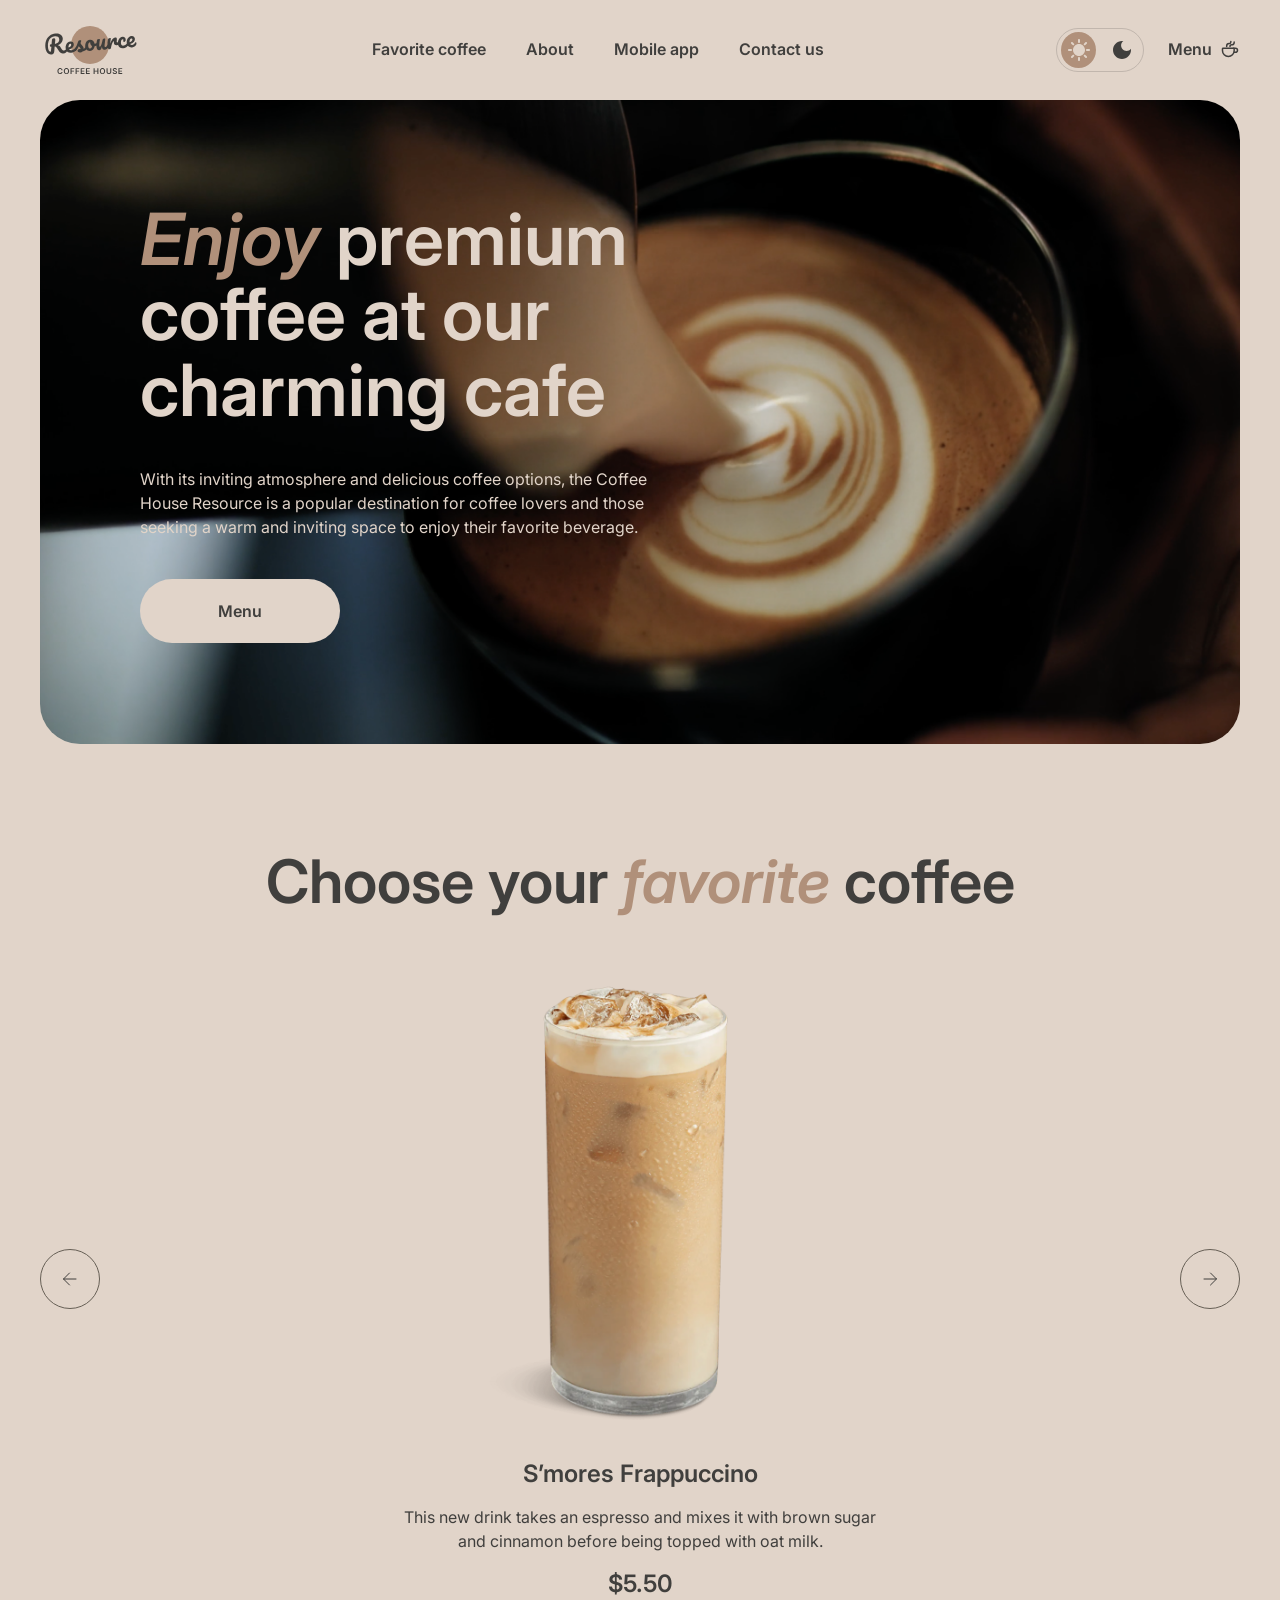
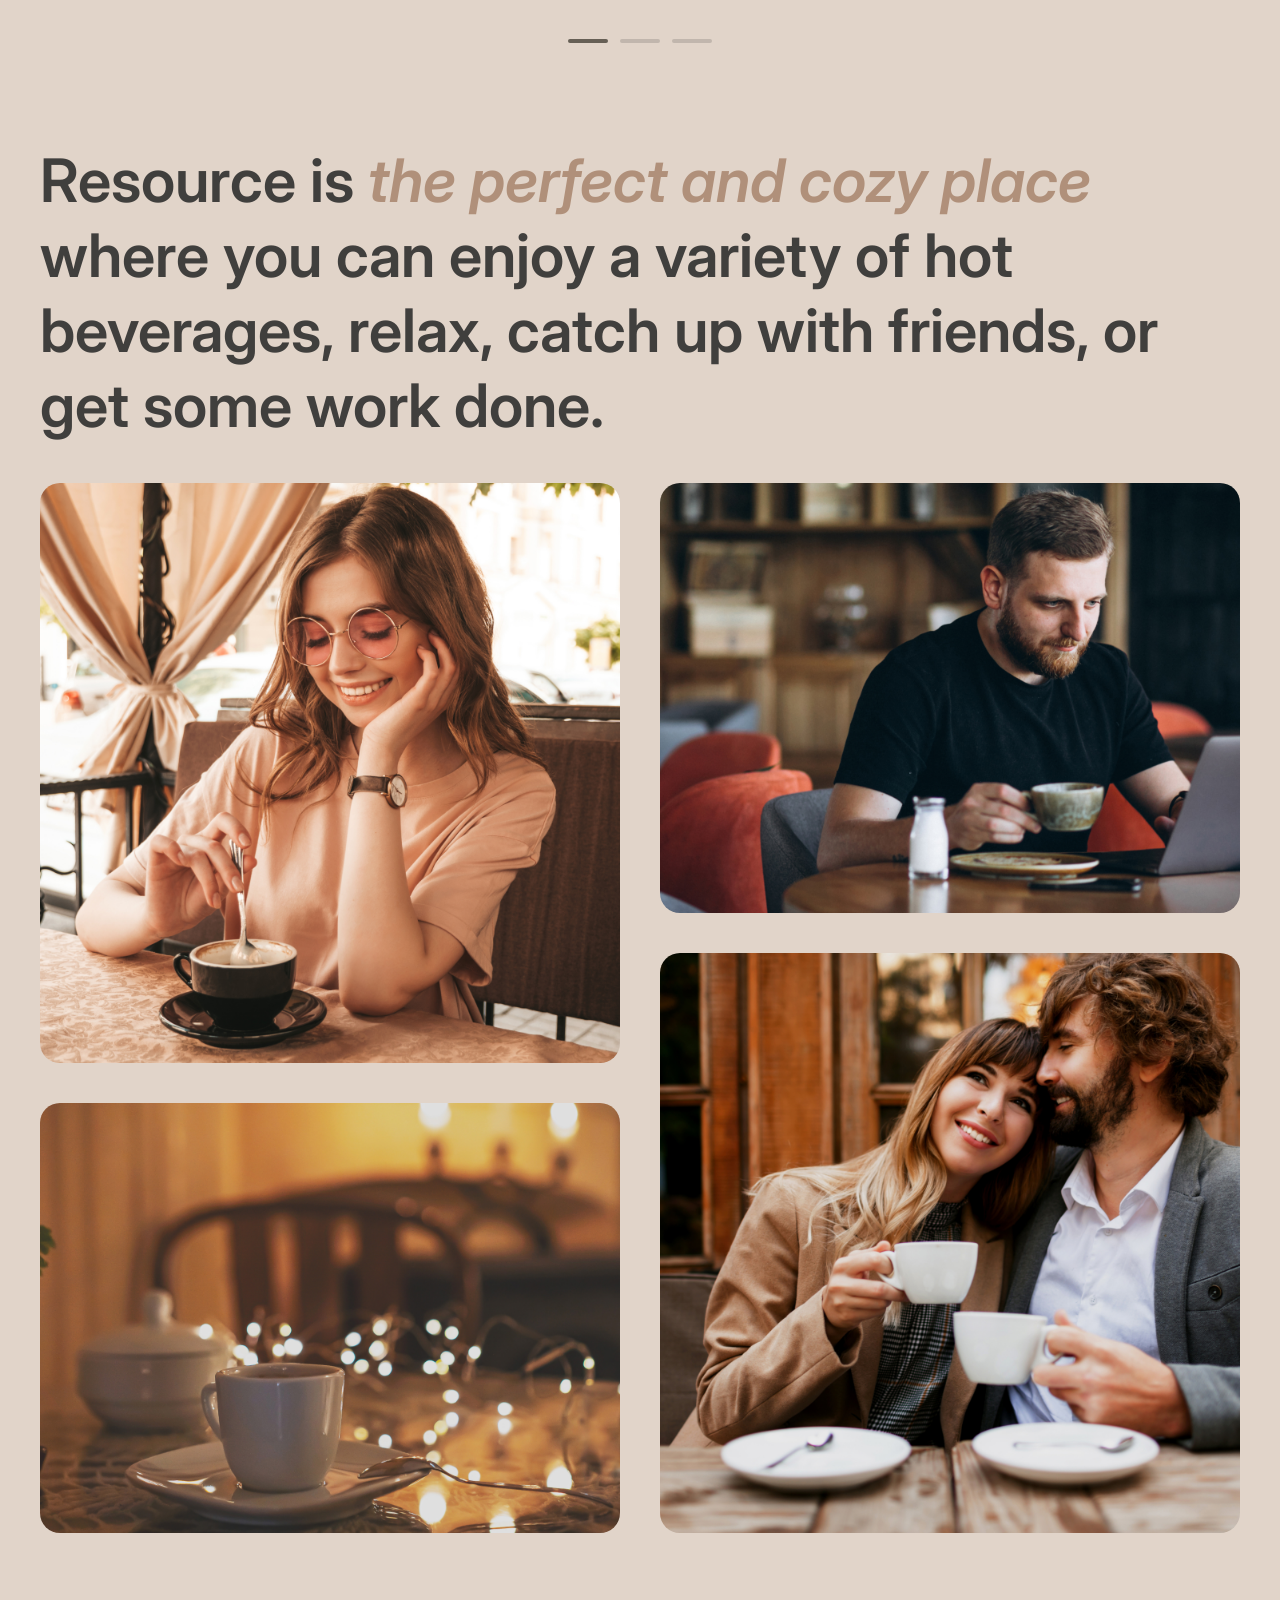
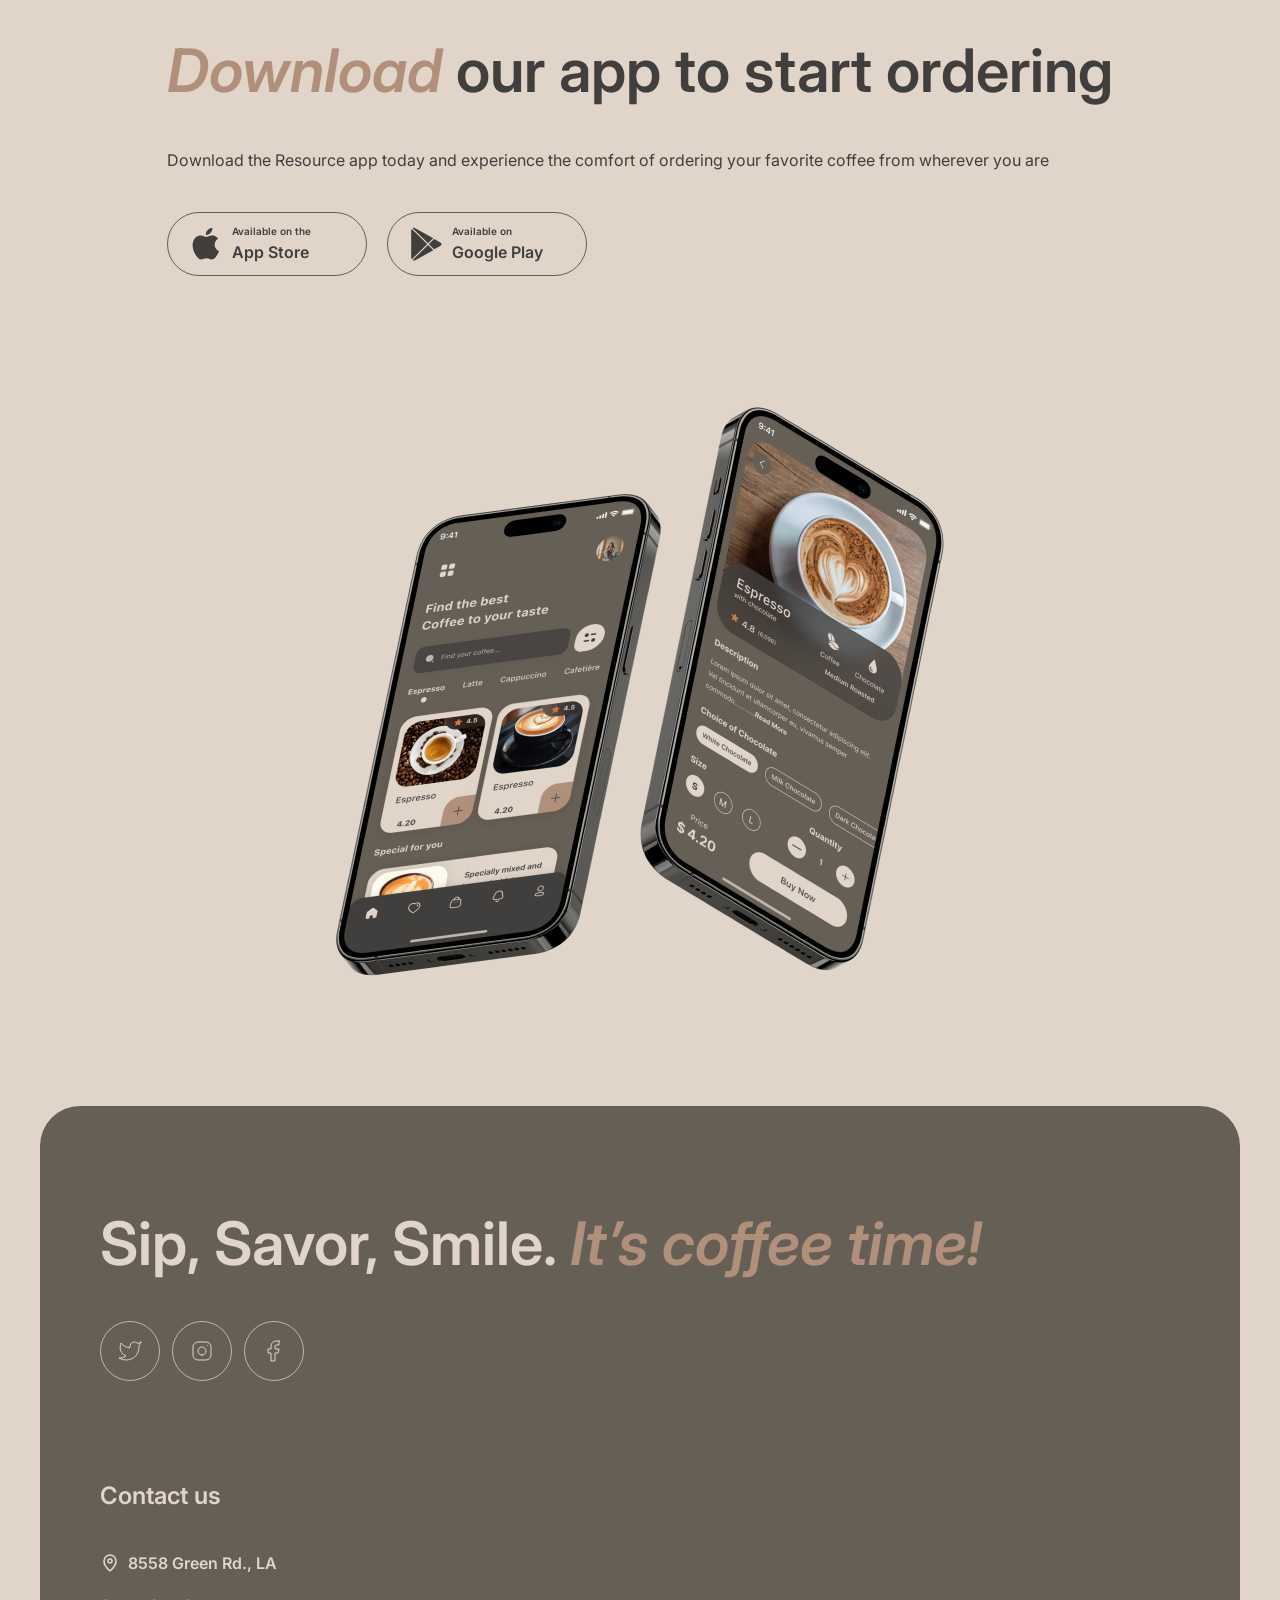
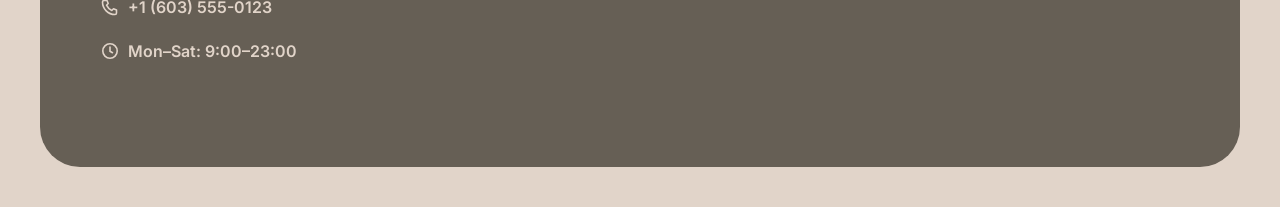
<file: index.html>
<!doctype html>
<html lang="en" data-theme="light">
  <head>
    <meta charset="UTF-8" />
    <meta name="viewport" content="width=device-width, initial-scale=1.0" />
    <title>Resource Coffee House</title>
    <link rel="icon" href="favicon.svg" type="image/svg+xml" />
    <link rel="preconnect" href="https://fonts.googleapis.com" />
    <link rel="preconnect" href="https://fonts.gstatic.com" crossorigin />
    <link
      href="https://fonts.googleapis.com/css2?family=Inter:ital,wght@0,400;0,600;1,600&display=swap"
      rel="stylesheet"
    />
    <link rel="stylesheet" href="assets/css/main.css" />
    <script>
      document.documentElement.setAttribute(
        "data-theme",
        localStorage.getItem("theme") === "dark" ? "dark" : "light",
      );
    </script>
  </head>
  <body>
    <header class="header">
      <div class="container header__inner">
        <a class="logo" href="index.html" aria-label="Resource home">
          <svg
            width="100"
            height="60"
            viewBox="0 0 100 60"
            fill="none"
            xmlns="http://www.w3.org/2000/svg"
          >
            <path
              d="M69 25C69 35.4934 60.4934 44 50 44C39.5066 44 31 35.4934 31 25C31 14.5066 39.5066 6 50 6C60.4934 6 69 14.5066 69 25Z"
              fill="#B0907A"
            />
            <path
              d="M95.6784 22.2913C95.8856 22.2732 96.0534 22.3548 96.1817 22.5364C96.326 22.7165 96.4127 22.9739 96.442 23.3086C96.4922 23.8824 96.4 24.3884 96.1652 24.8265C95.7789 25.5509 95.2359 26.1365 94.5362 26.5832C93.8524 27.0285 93.0084 27.295 92.0042 27.3829C90.4741 27.5168 89.2469 27.1664 88.3226 26.3318C87.3969 25.4812 86.8658 24.2749 86.7291 22.7129C86.6329 21.6131 86.7748 20.5727 87.1547 19.5919C87.5333 18.5951 88.1046 17.7822 88.8687 17.1532C89.6487 16.5229 90.5568 16.1623 91.5928 16.0717C92.5173 15.9908 93.2829 16.2049 93.8895 16.714C94.4948 17.2071 94.8386 17.9239 94.9209 18.8643C95.0171 19.9641 94.7016 20.9473 93.9743 21.814C93.2617 22.6633 91.9772 23.4021 90.1208 24.0303C90.5675 24.73 91.2451 25.0401 92.1537 24.9606C92.8072 24.9035 93.3279 24.7053 93.7158 24.3662C94.1197 24.0257 94.5692 23.4725 95.0643 22.7064C95.2346 22.4506 95.4393 22.3122 95.6784 22.2913ZM91.3914 18.4503C90.8016 18.5019 90.3295 18.8885 89.9751 19.6102C89.6365 20.3304 89.5098 21.1767 89.5949 22.149L89.5991 22.1968C90.5199 21.8914 91.2318 21.4918 91.7347 20.9981C92.2376 20.5044 92.4632 19.9626 92.4117 19.3729C92.3852 19.0701 92.2766 18.8386 92.0859 18.6786C91.9098 18.5013 91.6783 18.4252 91.3914 18.4503Z"
              fill="currentColor"
            />
            <path
              d="M83.2976 28.1446C81.7356 28.2813 80.4779 27.9497 79.5245 27.1497C78.5857 26.3324 78.0529 25.1985 77.926 23.7481C77.813 22.457 77.969 21.303 78.394 20.2861C78.819 19.2692 79.4149 18.4622 80.1818 17.8651C80.9487 17.268 81.7784 16.9304 82.671 16.8523C83.5477 16.7756 84.2481 16.9793 84.7723 17.4635C85.311 17.9303 85.6159 18.5702 85.6871 19.383C85.7456 20.0525 85.6437 20.6316 85.3813 21.1203C85.1348 21.6076 84.7725 21.8722 84.2944 21.9141C83.9915 21.9406 83.7382 21.8904 83.5344 21.7637C83.3465 21.6356 83.2414 21.444 83.2191 21.189C83.2093 21.0774 83.2141 20.9485 83.2334 20.8023C83.2527 20.6561 83.2676 20.5504 83.278 20.4852C83.3367 20.2392 83.357 20.0125 83.3389 19.8053C83.3208 19.5981 83.2511 19.4436 83.1297 19.3418C83.0243 19.2386 82.876 19.1953 82.6847 19.2121C82.3181 19.2441 81.9901 19.4415 81.7006 19.8041C81.4097 20.1508 81.193 20.6114 81.0506 21.186C80.9081 21.7606 80.8661 22.3826 80.9247 23.0521C81.0865 24.901 81.9723 25.7551 83.5821 25.6142C84.2356 25.557 84.9181 25.2805 85.6296 24.7846C86.3556 24.2714 87.0469 23.5444 87.7034 22.6036C87.8752 22.3637 88.0806 22.2333 88.3197 22.2124C88.5269 22.1942 88.6946 22.2759 88.8229 22.4574C88.9672 22.6375 89.054 22.895 89.0832 23.2297C89.1362 23.8354 89.028 24.3427 88.7587 24.7518C88.0904 25.7418 87.2526 26.5378 86.2452 27.1399C85.2524 27.7247 84.2699 28.0596 83.2976 28.1446Z"
              fill="currentColor"
            />
            <path
              d="M69.549 29.3476C68.9433 29.4006 68.485 29.1195 68.1742 28.5042C67.8794 27.8876 67.6706 26.8779 67.5479 25.4753C67.3666 23.4032 67.4892 21.4089 67.9158 19.4924C68.0188 19.0177 68.2207 18.6627 68.5213 18.4276C68.8365 18.1752 69.289 18.0232 69.8787 17.9716C70.1975 17.9437 70.4242 17.964 70.5586 18.0326C70.6931 18.1011 70.7701 18.2469 70.7897 18.4701C70.812 18.7251 70.7426 19.3094 70.5816 20.2229C70.478 20.8744 70.3993 21.4434 70.3455 21.93C70.2917 22.4165 70.2636 23.0132 70.2612 23.7201C70.6673 22.3033 71.1594 21.136 71.7376 20.2181C72.3158 19.3002 72.8997 18.6308 73.4892 18.2098C74.0947 17.7874 74.6605 17.5532 75.1865 17.5072C76.2225 17.4166 76.7858 17.8893 76.8765 18.9253C76.8946 19.1325 76.8668 19.6409 76.7931 20.4504C76.7214 21.0991 76.6925 21.5032 76.7064 21.6626C76.7552 22.2204 76.9789 22.4819 77.3773 22.4471C77.8236 22.408 78.3668 22.0072 79.0067 21.2445C79.1958 21.0191 79.4019 20.8967 79.6251 20.8772C79.8323 20.8591 80 20.9408 80.1283 21.1223C80.2712 21.2864 80.3559 21.5199 80.3824 21.8228C80.434 22.4125 80.315 22.8887 80.0255 23.2513C79.6197 23.7526 79.1285 24.1971 78.5521 24.5848C77.9903 24.9552 77.3746 25.1697 76.7052 25.2282C75.8604 25.3021 75.196 25.1434 74.7121 24.7521C74.2441 24.3594 73.978 23.7965 73.9139 23.0633C73.8929 22.8242 73.8959 22.583 73.9228 22.3397C73.9268 22.0182 73.9239 21.8016 73.9142 21.69C73.8919 21.435 73.793 21.3151 73.6177 21.3305C73.3786 21.3514 73.0836 21.6503 72.7325 22.2271C72.396 22.7865 72.0748 23.5213 71.7689 24.4314C71.4631 25.3415 71.2332 26.2932 71.0791 27.2864C70.9694 28.0509 70.8068 28.5791 70.5914 28.8709C70.3906 29.1455 70.0431 29.3044 69.549 29.3476Z"
              fill="currentColor"
            />
            <path
              d="M59.2462 30.2488C58.5289 30.3116 57.9106 30.0364 57.3912 29.4233C56.8863 28.7929 56.5906 27.9836 56.5042 26.9954C56.3996 25.8 56.3838 24.7012 56.4567 23.699C56.5282 22.6809 56.6985 21.5979 56.9675 20.4501C57.085 19.958 57.2782 19.5958 57.547 19.3635C57.8157 19.1312 58.2609 18.9878 58.8826 18.9334C59.2332 18.9028 59.4772 18.9376 59.6145 19.038C59.7677 19.1371 59.8541 19.2981 59.8736 19.5213C59.8847 19.6488 59.8347 20.0868 59.7235 20.8354C59.6157 21.4391 59.5349 21.9842 59.4811 22.4707C59.3088 24.1722 59.247 25.3019 59.2958 25.8598C59.3251 26.1945 59.3859 26.4301 59.4781 26.5666C59.569 26.6871 59.7021 26.7397 59.8774 26.7244C60.1165 26.7035 60.3904 26.4386 60.6993 25.9297C61.024 25.4195 61.3431 24.6608 61.6565 23.6536C61.9859 22.6451 62.2798 21.4148 62.5382 19.9627C62.6239 19.4734 62.7852 19.114 63.0221 18.8845C63.2749 18.6535 63.6643 18.5151 64.1903 18.4691C64.5569 18.437 64.8161 18.4625 64.9679 18.5456C65.1184 18.6127 65.204 18.7658 65.2249 19.0049C65.2598 19.4034 65.1561 20.5127 64.9138 22.3327C64.646 24.412 64.533 25.6907 64.5748 26.1688C64.6013 26.4717 64.686 26.7052 64.8289 26.8694C64.9703 27.0176 65.1447 27.0827 65.3519 27.0645C65.6706 27.0366 66.0285 26.8126 66.4254 26.3924C66.8368 25.9549 67.3708 25.2657 68.0273 24.3249C68.199 24.0851 68.4044 23.9547 68.6435 23.9337C68.8507 23.9156 69.0185 23.9973 69.1468 24.1788C69.291 24.3589 69.3778 24.6163 69.4071 24.9511C69.4629 25.5886 69.3547 26.096 69.0825 26.4731C68.471 27.3779 67.7905 28.1361 67.041 28.7477C66.3074 29.358 65.4385 29.707 64.4343 29.7949C63.6693 29.8618 63.0776 29.6165 62.6594 29.0588C62.2572 28.4997 62.0093 27.6862 61.9159 26.6183C61.7398 27.7259 61.4065 28.5982 60.9162 29.2354C60.4245 29.8566 59.8678 30.1944 59.2462 30.2488Z"
              fill="currentColor"
            />
            <path
              d="M57.5606 22.8796C57.7678 22.8614 57.9362 22.9511 58.0659 23.1485C58.1956 23.346 58.2744 23.6041 58.3023 23.9229C58.3692 24.688 58.1779 25.1625 57.7282 25.3463C56.8011 25.7647 55.7659 26.048 54.6225 26.1963C54.4367 27.5616 53.9332 28.6898 53.1117 29.5808C52.2888 30.4559 51.3115 30.9429 50.1799 31.0419C49.2235 31.1256 48.3824 30.9663 47.6566 30.564C46.9467 30.1603 46.383 29.5913 45.9654 28.8569C45.5478 28.1225 45.3 27.309 45.2219 26.4164C45.1159 25.205 45.2529 24.1089 45.6328 23.1281C46.0114 22.1313 46.5841 21.3343 47.351 20.7372C48.1165 20.1242 48.9933 19.7744 49.9816 19.688C51.1929 19.582 52.2022 19.9193 53.0093 20.6999C53.8309 21.4632 54.3592 22.453 54.5941 23.6691C55.339 23.5558 56.2177 23.3183 57.23 22.9567C57.3547 22.9136 57.4649 22.8879 57.5606 22.8796ZM50.1494 28.4908C50.6595 28.4462 51.0797 28.2007 51.41 27.7542C51.7563 27.3063 51.959 26.6863 52.0182 25.8941C51.4948 25.6026 51.0739 25.1977 50.7555 24.6795C50.4531 24.1599 50.2754 23.5972 50.2224 22.9916C50.2001 22.7365 50.2017 22.4794 50.2272 22.2202L50.1076 22.2307C49.4701 22.2864 48.9633 22.644 48.5873 23.3032C48.2259 23.9452 48.094 24.824 48.1916 25.9398C48.2683 26.8164 48.4942 27.4712 48.8694 27.9042C49.2605 28.3357 49.6872 28.5313 50.1494 28.4908Z"
              fill="currentColor"
            />
            <path
              d="M40.3103 32.4354C39.4815 32.508 38.8272 32.3725 38.3474 32.029C37.8836 31.6841 37.6307 31.2726 37.5889 30.7944C37.5527 30.38 37.6727 30.0081 37.9491 29.6787C38.2254 29.3494 38.6584 29.1589 39.2482 29.1073C39.4554 29.0892 39.6966 29.0922 39.9717 29.1163C40.2614 29.1231 40.4787 29.1282 40.6235 29.1316C40.5713 28.7185 40.4415 28.3364 40.2341 27.9851C40.0427 27.6325 39.8048 27.3 39.5205 26.9876C39.2348 26.6592 38.9692 26.3773 38.7237 26.1418C38.3119 27.1254 37.8861 27.9497 37.4464 28.6145C37.0226 29.278 36.5482 29.9137 36.0232 30.5218C35.7614 30.8338 35.4711 31.0038 35.1523 31.0316C34.8973 31.054 34.6824 30.9844 34.5077 30.823C34.3316 30.6457 34.2316 30.4216 34.2079 30.1506C34.1801 29.8318 34.2658 29.5272 34.4653 29.2367L34.7426 28.827C35.5244 27.6664 36.1078 26.7159 36.4928 25.9756C36.7233 25.4896 36.9884 24.8481 37.288 24.0509C37.5863 23.2379 37.8745 22.4016 38.1527 21.542C38.3942 20.8142 38.9931 20.4085 39.9494 20.3248C40.3957 20.2858 40.71 20.2984 40.8923 20.3628C41.0746 20.4271 41.1734 20.547 41.1888 20.7223C41.1971 20.8179 41.1785 20.9722 41.1329 21.1849C41.0873 21.3977 41.0177 21.6126 40.9243 21.8296C40.6876 22.4285 40.5867 22.9272 40.6215 23.3257C40.6424 23.5647 40.7451 23.8208 40.9296 24.0937C41.1301 24.3653 41.4244 24.7009 41.8127 25.1006C42.3814 25.7254 42.8141 26.2657 43.111 26.7216C43.4224 27.1601 43.6025 27.6583 43.6513 28.2162C43.6652 28.3756 43.6688 28.6001 43.662 28.8898C44.4166 28.5187 45.2626 27.6335 46.2003 26.2345C46.372 25.9946 46.5774 25.8642 46.8165 25.8433C47.0237 25.8252 47.1915 25.9069 47.3198 26.0884C47.464 26.2685 47.5508 26.5259 47.5801 26.8606C47.6331 27.4663 47.5249 27.9737 47.2555 28.3827C46.545 29.4407 45.8392 30.185 45.1381 30.6158C44.4515 31.0292 43.5756 31.2985 42.5105 31.4238C41.9204 32.0215 41.187 32.3587 40.3103 32.4354Z"
              fill="currentColor"
            />
            <path
              d="M36.6161 26.7357C36.8233 26.7175 36.9911 26.7992 37.1194 26.9807C37.2636 27.1608 37.3504 27.4183 37.3797 27.753C37.4355 28.3905 37.3273 28.8979 37.0551 29.2751C36.5281 30.0439 35.7492 30.7786 34.7183 31.4791C33.7034 32.1782 32.5823 32.5815 31.355 32.6888C29.6814 32.8353 28.3426 32.4947 27.3386 31.667C26.3347 30.8394 25.7637 29.6365 25.6256 28.0586C25.5294 26.9588 25.6713 25.9185 26.0512 24.9376C26.4298 23.9408 27.0011 23.1279 27.7652 22.4989C28.5452 21.8686 29.4533 21.508 30.4893 21.4174C31.4138 21.3365 32.1793 21.5506 32.786 22.0597C33.3913 22.5528 33.7351 23.2696 33.8173 24.21C33.9136 25.3098 33.5981 26.293 32.8708 27.1597C32.1581 28.009 30.8816 28.7471 29.0412 29.3739C29.5039 30.0722 30.293 30.3726 31.4088 30.275C32.126 30.2122 32.9173 29.894 33.7826 29.3204C34.6625 28.7295 35.4016 27.9983 35.9999 27.1269C36.1716 26.887 36.377 26.7566 36.6161 26.7357ZM30.2878 23.796C29.6981 23.8476 29.226 24.2342 28.8715 24.9559C28.533 25.6761 28.4063 26.5224 28.4914 27.4947L28.4955 27.5425C29.4164 27.2371 30.1283 26.8375 30.6312 26.3438C31.1341 25.8501 31.3597 25.3083 31.3081 24.7186C31.2816 24.4158 31.1731 24.1843 30.9824 24.0243C30.8063 23.847 30.5747 23.7709 30.2878 23.796Z"
              fill="currentColor"
            />
            <path
              d="M27.6906 27.5167C27.8978 27.4986 28.0656 27.5803 28.1939 27.7618C28.3382 27.9419 28.4249 28.1993 28.4542 28.5341C28.5086 29.1557 28.4004 29.6631 28.1296 30.0561C27.4454 31.0476 26.7351 31.8324 25.9987 32.4108C25.261 32.9733 24.3581 33.3012 23.2902 33.3946C22.2541 33.4853 21.3451 33.2837 20.5631 32.79C19.797 32.2949 19.028 31.3985 18.256 30.1009C17.6351 29.063 17.151 28.3023 16.8035 27.8188C16.4547 27.3193 16.119 26.9712 15.7967 26.7745C15.4903 26.5765 15.1198 26.4724 14.6852 26.4622C14.6508 26.8025 14.5595 27.8705 14.4114 29.6663C14.3537 30.4744 14.3165 30.9675 14.3 31.1456C14.2256 32.1319 13.9724 32.9089 13.5402 33.4767C13.1067 34.0286 12.4038 34.3471 11.4315 34.4321C10.3636 34.5256 9.38799 34.2977 8.50477 33.7486C7.63609 33.1822 6.9298 32.3606 6.38589 31.2839C5.84059 30.1913 5.50518 28.9277 5.37968 27.4932C5.1454 24.8154 5.40544 22.4638 6.15978 20.4383C6.93006 18.4115 8.10738 16.8148 9.69174 15.6483C11.2906 14.4644 13.1899 13.7763 15.3895 13.5838C16.9196 13.45 18.223 13.5688 19.2994 13.9404C20.3759 14.312 21.1968 14.8826 21.762 15.6523C22.3432 16.4206 22.6784 17.3148 22.7676 18.3349C22.8457 19.2275 22.7073 20.1229 22.3522 21.0213C22.0117 21.9023 21.4476 22.7066 20.66 23.434C19.8724 24.1614 18.8869 24.7375 17.7034 25.1622C18.4866 25.3025 19.1057 25.5856 19.5605 26.0116C20.0154 26.4376 20.4891 27.0787 20.9816 27.9351C21.5115 28.8524 22.0112 29.5153 22.4806 29.924C22.966 30.3312 23.4955 30.5098 24.0693 30.4596C24.5794 30.4149 25.0509 30.205 25.4838 29.8299C25.9154 29.4388 26.4456 28.7981 27.0744 27.9079C27.2461 27.6681 27.4515 27.5377 27.6906 27.5167ZM11.3837 26.727C10.8418 26.7744 10.4561 26.6797 10.2266 26.4428C10.013 26.2045 9.89225 25.9259 9.86436 25.6071C9.8309 25.2246 9.92394 24.9113 10.1435 24.6672C10.379 24.4218 10.6562 24.2851 10.9749 24.2572L11.5727 24.2049C11.691 22.6206 11.8123 21.2528 11.9364 20.1016C12.053 19.0474 12.6771 18.4708 13.8088 18.3718C14.7173 18.2923 15.2071 18.659 15.2782 19.4719C15.2936 19.6473 15.2975 19.7835 15.2899 19.8805L14.9199 23.9121C15.7764 23.789 16.5393 23.5134 17.2085 23.0855C17.8937 22.6561 18.4149 22.0966 18.7722 21.4068C19.1454 20.7156 19.2957 19.9556 19.2232 19.1268C19.1353 18.1226 18.7236 17.3636 17.988 16.8498C17.2524 16.3359 16.2232 16.1369 14.9002 16.2526C13.3382 16.3893 12.0016 16.8997 10.8904 17.7839C9.79381 18.6508 8.98568 19.8779 8.46605 21.4653C7.94503 23.0366 7.78003 24.9142 7.97108 27.0978C8.06033 28.1179 8.24063 28.9855 8.51198 29.7006C8.78334 30.4157 9.08648 30.9432 9.42139 31.2834C9.75631 31.6235 10.0592 31.7817 10.3302 31.7579C10.5374 31.7398 10.6957 31.6216 10.8051 31.4032C10.9304 31.1834 11.0127 30.839 11.052 30.3698L11.3837 26.727Z"
              fill="currentColor"
            />
            <path
              d="M78.4023 54.0001V48.1819H82.1864V49.0654H79.4563V50.645H81.9904V51.5285H79.4563V53.1165H82.2092V54.0001H78.4023Z"
              fill="currentColor"
            />
            <path
              d="M75.9698 49.7813C75.9433 49.5332 75.8316 49.34 75.6346 49.2017C75.4395 49.0635 75.1857 48.9943 74.8732 48.9943C74.6535 48.9943 74.4651 49.0275 74.3079 49.0938C74.1507 49.1601 74.0304 49.25 73.9471 49.3637C73.8638 49.4773 73.8211 49.607 73.8192 49.7529C73.8192 49.8741 73.8467 49.9792 73.9016 50.0682C73.9585 50.1572 74.0352 50.233 74.1317 50.2955C74.2283 50.3561 74.3353 50.4072 74.4528 50.4489C74.5702 50.4906 74.6886 50.5256 74.8079 50.554L75.3533 50.6904C75.573 50.7415 75.7842 50.8106 75.9869 50.8977C76.1914 50.9849 76.3742 51.0947 76.5352 51.2273C76.698 51.3599 76.8268 51.5199 76.9215 51.7074C77.0162 51.8949 77.0636 52.1146 77.0636 52.3665C77.0636 52.7074 76.9764 53.0076 76.8022 53.2671C76.628 53.5246 76.3761 53.7263 76.0465 53.8722C75.7189 54.0161 75.3221 54.0881 74.8562 54.0881C74.4035 54.0881 74.0105 54.018 73.6772 53.8779C73.3458 53.7377 73.0863 53.5332 72.8988 53.2642C72.7132 52.9953 72.6128 52.6676 72.5977 52.2813H73.6346C73.6497 52.4839 73.7122 52.6525 73.8221 52.787C73.9319 52.9214 74.0749 53.0218 74.2511 53.0881C74.4291 53.1544 74.628 53.1875 74.8477 53.1875C75.0768 53.1875 75.2776 53.1534 75.4499 53.0852C75.6242 53.0152 75.7605 52.9186 75.859 52.7955C75.9575 52.6705 76.0077 52.5246 76.0096 52.358C76.0077 52.2065 75.9632 52.0815 75.8761 51.983C75.7889 51.8826 75.6668 51.7993 75.5096 51.733C75.3543 51.6648 75.1725 51.6042 74.9641 51.5512L74.3022 51.3807C73.823 51.2576 73.4442 51.071 73.1658 50.821C72.8893 50.5692 72.7511 50.2349 72.7511 49.8182C72.7511 49.4754 72.8439 49.1752 73.0295 48.9176C73.217 48.6601 73.4717 48.4602 73.7937 48.3182C74.1156 48.1743 74.4802 48.1023 74.8874 48.1023C75.3003 48.1023 75.6621 48.1743 75.9727 48.3182C76.2852 48.4602 76.5304 48.6582 76.7085 48.912C76.8865 49.1638 76.9783 49.4536 76.984 49.7813H75.9698Z"
              fill="currentColor"
            />
            <path
              d="M70.2086 48.1819H71.2626V51.983C71.2626 52.3997 71.1641 52.7662 70.9672 53.0825C70.7721 53.3987 70.4975 53.6459 70.1433 53.8239C69.7891 54.0001 69.3753 54.0881 68.9018 54.0881C68.4264 54.0881 68.0117 54.0001 67.6575 53.8239C67.3033 53.6459 67.0287 53.3987 66.8336 53.0825C66.6386 52.7662 66.541 52.3997 66.541 51.983V48.1819H67.595V51.895C67.595 52.1374 67.648 52.3533 67.7541 52.5427C67.862 52.7321 68.0136 52.8807 68.2086 52.9887C68.4037 53.0948 68.6348 53.1478 68.9018 53.1478C69.1689 53.1478 69.3999 53.0948 69.595 52.9887C69.792 52.8807 69.9435 52.7321 70.0495 52.5427C70.1556 52.3533 70.2086 52.1374 70.2086 51.895V48.1819Z"
              fill="currentColor"
            />
            <path
              d="M65.1435 51.0909C65.1435 51.7178 65.026 52.2548 64.7912 52.7017C64.5582 53.1468 64.2401 53.4877 63.8366 53.7245C63.4351 53.9612 62.9796 54.0796 62.4702 54.0796C61.9607 54.0796 61.5043 53.9612 61.1009 53.7245C60.6993 53.4858 60.3812 53.144 60.1463 52.6989C59.9134 52.2519 59.7969 51.7159 59.7969 51.0909C59.7969 50.464 59.9134 49.9281 60.1463 49.483C60.3812 49.036 60.6993 48.6942 61.1009 48.4574C61.5043 48.2207 61.9607 48.1023 62.4702 48.1023C62.9796 48.1023 63.4351 48.2207 63.8366 48.4574C64.2401 48.6942 64.5582 49.036 64.7912 49.483C65.026 49.9281 65.1435 50.464 65.1435 51.0909ZM64.0838 51.0909C64.0838 50.6496 64.0147 50.2775 63.8764 49.9745C63.7401 49.6695 63.5507 49.4394 63.3082 49.2841C63.0658 49.1269 62.7865 49.0483 62.4702 49.0483C62.1539 49.0483 61.8745 49.1269 61.6321 49.2841C61.3897 49.4394 61.1993 49.6695 61.0611 49.9745C60.9247 50.2775 60.8565 50.6496 60.8565 51.0909C60.8565 51.5322 60.9247 51.9053 61.0611 52.2102C61.1993 52.5133 61.3897 52.7434 61.6321 52.9006C61.8745 53.0559 62.1539 53.1335 62.4702 53.1335C62.7865 53.1335 63.0658 53.0559 63.3082 52.9006C63.5507 52.7434 63.7401 52.5133 63.8764 52.2102C64.0147 51.9053 64.0838 51.5322 64.0838 51.0909Z"
              fill="currentColor"
            />
            <path
              d="M53.5918 54.0001V48.1819H54.6458V50.645H57.3418V48.1819H58.3986V54.0001H57.3418V51.5285H54.6458V54.0001H53.5918Z"
              fill="currentColor"
            />
            <path
              d="M45.9492 54.0001V48.1819H49.7333V49.0654H47.0032V50.645H49.5373V51.5285H47.0032V53.1165H49.756V54.0001H45.9492Z"
              fill="currentColor"
            />
            <path
              d="M40.6895 54.0001V48.1819H44.4735V49.0654H41.7434V50.645H44.2775V51.5285H41.7434V53.1165H44.4963V54.0001H40.6895Z"
              fill="currentColor"
            />
            <path
              d="M35.6016 54.0001V48.1819H39.3288V49.0654H36.6555V50.645H39.0732V51.5285H36.6555V54.0001H35.6016Z"
              fill="currentColor"
            />
            <path
              d="M30.5137 54.0001V48.1819H34.2409V49.0654H31.5676V50.645H33.9853V51.5285H31.5676V54.0001H30.5137Z"
              fill="currentColor"
            />
            <path
              d="M29.1181 51.0909C29.1181 51.7178 29.0007 52.2548 28.7658 52.7017C28.5328 53.1468 28.2147 53.4877 27.8113 53.7245C27.4097 53.9612 26.9542 54.0796 26.4448 54.0796C25.9353 54.0796 25.4789 53.9612 25.0755 53.7245C24.6739 53.4858 24.3558 53.144 24.1209 52.6989C23.888 52.2519 23.7715 51.7159 23.7715 51.0909C23.7715 50.464 23.888 49.9281 24.1209 49.483C24.3558 49.036 24.6739 48.6942 25.0755 48.4574C25.4789 48.2207 25.9353 48.1023 26.4448 48.1023C26.9542 48.1023 27.4097 48.2207 27.8113 48.4574C28.2147 48.6942 28.5328 49.036 28.7658 49.483C29.0007 49.9281 29.1181 50.464 29.1181 51.0909ZM28.0584 51.0909C28.0584 50.6496 27.9893 50.2775 27.851 49.9745C27.7147 49.6695 27.5253 49.4394 27.2828 49.2841C27.0404 49.1269 26.7611 49.0483 26.4448 49.0483C26.1285 49.0483 25.8491 49.1269 25.6067 49.2841C25.3643 49.4394 25.1739 49.6695 25.0357 49.9745C24.8993 50.2775 24.8311 50.6496 24.8311 51.0909C24.8311 51.5322 24.8993 51.9053 25.0357 52.2102C25.1739 52.5133 25.3643 52.7434 25.6067 52.9006C25.8491 53.0559 26.1285 53.1335 26.4448 53.1335C26.7611 53.1335 27.0404 53.0559 27.2828 52.9006C27.5253 52.7434 27.7147 52.5133 27.851 52.2102C27.9893 51.9053 28.0584 51.5322 28.0584 51.0909Z"
              fill="currentColor"
            />
            <path
              d="M22.5536 50.1449H21.4911C21.4608 49.9707 21.4049 49.8163 21.3235 49.6818C21.2421 49.5455 21.1407 49.4299 21.0195 49.3352C20.8983 49.2406 20.7601 49.1695 20.6048 49.1222C20.4513 49.0729 20.2856 49.0483 20.1076 49.0483C19.7913 49.0483 19.511 49.1279 19.2667 49.287C19.0224 49.4442 18.8311 49.6752 18.6928 49.9801C18.5546 50.2832 18.4854 50.6534 18.4854 51.0909C18.4854 51.536 18.5546 51.911 18.6928 52.2159C18.833 52.519 19.0243 52.7481 19.2667 52.9034C19.511 53.0568 19.7904 53.1335 20.1048 53.1335C20.279 53.1335 20.4419 53.1108 20.5934 53.0654C20.7468 53.018 20.8841 52.9489 21.0053 52.858C21.1284 52.7671 21.2317 52.6553 21.315 52.5227C21.4002 52.3902 21.4589 52.2387 21.4911 52.0682L22.5536 52.0739C22.5138 52.3504 22.4277 52.6099 22.2951 52.8523C22.1644 53.0947 21.993 53.3087 21.7809 53.4943C21.5688 53.6781 21.3207 53.822 21.0366 53.9262C20.7525 54.0284 20.4371 54.0796 20.0906 54.0796C19.5792 54.0796 19.1228 53.9612 18.7212 53.7245C18.3197 53.4877 18.0034 53.1459 17.7724 52.6989C17.5413 52.2519 17.4258 51.7159 17.4258 51.0909C17.4258 50.464 17.5423 49.9281 17.7752 49.483C18.0082 49.036 18.3254 48.6942 18.7269 48.4574C19.1284 48.2207 19.583 48.1023 20.0906 48.1023C20.4144 48.1023 20.7156 48.1477 20.994 48.2387C21.2724 48.3296 21.5205 48.4631 21.7383 48.6392C21.9561 48.8135 22.1351 49.0275 22.2752 49.2813C22.4173 49.5332 22.5101 49.821 22.5536 50.1449Z"
              fill="currentColor"
            />
          </svg>
        </a>

        <nav class="nav" aria-label="Primary">
          <ul class="nav__list">
            <li>
              <a class="nav__link" href="index.html#favorite-coffee"
                >Favorite coffee</a
              >
            </li>
            <li><a class="nav__link" href="index.html#about">About</a></li>
            <li>
              <a class="nav__link" href="index.html#mobile-app">Mobile app</a>
            </li>
            <li><a class="nav__link" href="#contacts">Contact us</a></li>
            <a
              class="nav__link nav__link--menu nav__link--menu-mobile"
              href="menu/index.html"
            >
              Menu
              <svg
                width="20"
                height="20"
                viewBox="0 0 20 20"
                fill="none"
                xmlns="http://www.w3.org/2000/svg"
              >
                <path
                  d="M14.166 9.76667V11.6667C14.166 14.8883 11.5543 17.5 8.33268 17.5C5.11102 17.5 2.49935 14.8883 2.49935 11.6667V9.76667C2.49935 9.4353 2.76798 9.16667 3.09935 9.16667H13.566C13.8974 9.16667 14.166 9.4353 14.166 9.76667Z"
                  stroke="currentColor"
                  stroke-width="1.5"
                  stroke-linecap="round"
                  stroke-linejoin="round"
                />
                <path
                  d="M9.99935 7.49996C9.99935 6.66663 10.5946 5.83329 11.7851 5.83329C13.1 5.83329 14.166 4.7673 14.166 3.45234V2.91663"
                  stroke="currentColor"
                  stroke-width="1.5"
                  stroke-linecap="round"
                  stroke-linejoin="round"
                />
                <path
                  d="M6.66732 7.5V7.08333C6.66732 5.70262 7.78661 4.58333 9.16732 4.58333C10.0878 4.58333 10.834 3.83714 10.834 2.91667V2.5"
                  stroke="currentColor"
                  stroke-width="1.5"
                  stroke-linecap="round"
                  stroke-linejoin="round"
                />
                <path
                  d="M13.334 9.16663H15.4173C16.5679 9.16663 17.5007 10.0994 17.5007 11.25C17.5007 12.4006 16.5679 13.3333 15.4173 13.3333H14.1673"
                  stroke="currentColor"
                  stroke-width="1.5"
                  stroke-linecap="round"
                  stroke-linejoin="round"
                />
              </svg>
            </a>
          </ul>
        </nav>

        <div class="header__actions">
          <div class="theme-switch" role="group" aria-label="Color theme">
            <button
              type="button"
              class="theme-switch__btn"
              data-theme-value="light"
              aria-label="Light theme"
            >
              <svg
                width="22"
                height="22"
                viewBox="0 0 22 22"
                fill="none"
                xmlns="http://www.w3.org/2000/svg"
              >
                <path
                  d="M10 3V1C10 0.45 10.45 0 11 0C11.55 0 12 0.45 12 1V3C12 3.55 11.55 4 11 4C10.45 4 10 3.55 10 3ZM17.36 6.05L18.77 4.63C19.16 4.24 19.16 3.61 18.77 3.22C18.38 2.83 17.75 2.83 17.36 3.22L15.95 4.64C15.56 5.03 15.56 5.66 15.95 6.05C16.34 6.44 16.97 6.44 17.36 6.05ZM21 10H19C18.45 10 18 10.45 18 11C18 11.55 18.45 12 19 12H21C21.55 12 22 11.55 22 11C22 10.45 21.55 10 21 10ZM11 18C10.45 18 10 18.45 10 19V21C10 21.55 10.45 22 11 22C11.55 22 12 21.55 12 21V19C12 18.45 11.55 18 11 18ZM4.64 6.05L3.22 4.64C2.83 4.25 2.83 3.61 3.22 3.23C3.61 2.85 4.25 2.84 4.63 3.23L6.04 4.64C6.43 5.03 6.43 5.67 6.04 6.05C5.65 6.43 5.02 6.44 4.64 6.05ZM15.95 15.95C15.56 16.34 15.56 16.98 15.95 17.36L17.36 18.77C17.75 19.16 18.39 19.16 18.77 18.77C19.16 18.38 19.16 17.74 18.77 17.36L17.36 15.95C16.98 15.56 16.34 15.56 15.95 15.95ZM1 12H3C3.55 12 4 11.55 4 11C4 10.45 3.55 10 3 10H1C0.45 10 0 10.45 0 11C0 11.55 0.45 12 1 12ZM4.64 18.78L6.05 17.37C6.44 16.98 6.44 16.34 6.05 15.96C5.66 15.58 5.02 15.57 4.64 15.96L3.23 17.37C2.84 17.76 2.84 18.4 3.23 18.78C3.61 19.17 4.25 19.17 4.64 18.78ZM11 5C7.69 5 5 7.69 5 11C5 14.31 7.69 17 11 17C14.31 17 17 14.31 17 11C17 7.69 14.31 5 11 5Z"
                  fill="#E1D4C9"
                />
              </svg>
            </button>
            <button
              type="button"
              class="theme-switch__btn"
              data-theme-value="dark"
              aria-label="Dark theme"
            >
              <svg
                width="18"
                height="18"
                viewBox="0 0 18 18"
                fill="none"
                xmlns="http://www.w3.org/2000/svg"
              >
                <path
                  d="M9 0C4.03 0 0 4.03 0 9C0 13.97 4.03 18 9 18C13.97 18 18 13.97 18 9C18 8.54 17.96 8.08 17.9 7.64C16.92 9.01 15.32 9.9 13.5 9.9C10.52 9.9 8.1 7.48 8.1 4.5C8.1 2.69 8.99 1.08 10.36 0.0999999C9.92 0.0399999 9.46 0 9 0Z"
                  fill="currentColor"
                />
              </svg>
            </button>
          </div>

          <a class="nav__link nav__link--menu" href="menu/index.html">
            Menu
            <svg
              width="20"
              height="20"
              viewBox="0 0 20 20"
              fill="none"
              xmlns="http://www.w3.org/2000/svg"
            >
              <path
                d="M14.166 9.76667V11.6667C14.166 14.8883 11.5543 17.5 8.33268 17.5C5.11102 17.5 2.49935 14.8883 2.49935 11.6667V9.76667C2.49935 9.4353 2.76798 9.16667 3.09935 9.16667H13.566C13.8974 9.16667 14.166 9.4353 14.166 9.76667Z"
                stroke="currentColor"
                stroke-width="1.5"
                stroke-linecap="round"
                stroke-linejoin="round"
              />
              <path
                d="M9.99935 7.49996C9.99935 6.66663 10.5946 5.83329 11.7851 5.83329C13.1 5.83329 14.166 4.7673 14.166 3.45234V2.91663"
                stroke="currentColor"
                stroke-width="1.5"
                stroke-linecap="round"
                stroke-linejoin="round"
              />
              <path
                d="M6.66732 7.5V7.08333C6.66732 5.70262 7.78661 4.58333 9.16732 4.58333C10.0878 4.58333 10.834 3.83714 10.834 2.91667V2.5"
                stroke="currentColor"
                stroke-width="1.5"
                stroke-linecap="round"
                stroke-linejoin="round"
              />
              <path
                d="M13.334 9.16663H15.4173C16.5679 9.16663 17.5007 10.0994 17.5007 11.25C17.5007 12.4006 16.5679 13.3333 15.4173 13.3333H14.1673"
                stroke="currentColor"
                stroke-width="1.5"
                stroke-linecap="round"
                stroke-linejoin="round"
              />
            </svg>
          </a>

          <button type="button" class="burger" aria-label="Open menu">
            <span></span><span></span>
          </button>
        </div>
      </div>
    </header>

    <main class="main">
      <section class="hero">
        <div class="container">
          <div class="hero__box">
            <div class="hero__offer">
              <h1 class="heading-1">
                <span class="accent">Enjoy</span> premium coffee at our charming
                cafe
              </h1>
              <p>
                With its inviting atmosphere and delicious coffee options, the
                Coffee House Resource is a popular destination for coffee lovers
                and those seeking a warm and inviting space to enjoy their
                favorite beverage.
              </p>
              <a class="btn btn-home" href="menu/index.html">
                Menu
                <svg
                  width="20"
                  height="20"
                  viewBox="0 0 20 20"
                  fill="none"
                  xmlns="http://www.w3.org/2000/svg"
                >
                  <path
                    d="M14.166 9.76667V11.6667C14.166 14.8883 11.5543 17.5 8.33268 17.5C5.11102 17.5 2.49935 14.8883 2.49935 11.6667V9.76667C2.49935 9.4353 2.76798 9.16667 3.09935 9.16667H13.566C13.8974 9.16667 14.166 9.4353 14.166 9.76667Z"
                    stroke="currentColor"
                    stroke-width="1.5"
                    stroke-linecap="round"
                    stroke-linejoin="round"
                  ></path>
                  <path
                    d="M9.99935 7.49996C9.99935 6.66663 10.5946 5.83329 11.7851 5.83329C13.1 5.83329 14.166 4.7673 14.166 3.45234V2.91663"
                    stroke="currentColor"
                    stroke-width="1.5"
                    stroke-linecap="round"
                    stroke-linejoin="round"
                  ></path>
                  <path
                    d="M6.66732 7.5V7.08333C6.66732 5.70262 7.78661 4.58333 9.16732 4.58333C10.0878 4.58333 10.834 3.83714 10.834 2.91667V2.5"
                    stroke="currentColor"
                    stroke-width="1.5"
                    stroke-linecap="round"
                    stroke-linejoin="round"
                  ></path>
                  <path
                    d="M13.334 9.16663H15.4173C16.5679 9.16663 17.5007 10.0994 17.5007 11.25C17.5007 12.4006 16.5679 13.3333 15.4173 13.3333H14.1673"
                    stroke="currentColor"
                    stroke-width="1.5"
                    stroke-linecap="round"
                    stroke-linejoin="round"
                  ></path>
                </svg>
              </a>
            </div>
          </div>
        </div>
      </section>

      <section class="favorites" id="favorite-coffee">
        <div class="container favorites__inner">
          <h2 class="heading-2">
            Choose your <span class="accent">favorite</span> coffee
          </h2>
          <div class="slider">
            <div class="slider-content">
              <button
                type="button"
                class="icon-btn slider__btn left"
                data-direction="prev"
                aria-label="Previous slide"
              >
                <svg
                  width="24"
                  height="24"
                  viewBox="0 0 24 24"
                  fill="none"
                  xmlns="http://www.w3.org/2000/svg"
                >
                  <path
                    d="M6 12H18.5M12.5 18L18.5 12L12.5 6"
                    stroke="currentColor"
                    stroke-linecap="round"
                    stroke-linejoin="round"
                  />
                </svg>
              </button>
              <div class="slider-wrapper">
                <div class="slider-track">
                  <div class="slide">
                    <img
                      src="assets/images/coffee-slider-1.png"
                      alt="S’mores Frappuccino"
                      width="480"
                      height="480"
                    />
                    <div class="slide__content">
                      <h3 class="heading-3">S’mores Frappuccino</h3>
                      <p>
                        This new drink takes an espresso and mixes it with brown
                        sugar and cinnamon before being topped with oat milk.
                      </p>
                      <p class="heading-3">$5.50</p>
                    </div>
                  </div>
                  <div class="slide">
                    <img
                      src="assets/images/coffee-slider-2.png"
                      alt="Caramel Macchiato"
                      width="480"
                      height="480"
                    />
                    <div class="slide__content">
                      <h3 class="heading-3">Caramel Macchiato</h3>
                      <p>
                        Fragrant and unique classic espresso with rich
                        caramel-peanut syrup, with cream under whipped thick
                        foam.
                      </p>
                      <p class="heading-3">$5.00</p>
                    </div>
                  </div>
                  <div class="slide">
                    <img
                      src="assets/images/coffee-slider-3.png"
                      alt="Ice coffee"
                      width="480"
                      height="480"
                    />
                    <div class="slide__content">
                      <h3 class="heading-3">Ice coffee</h3>
                      <p>
                        A popular summer drink that tones and invigorates.
                        Prepared from coffee, milk and ice.
                      </p>
                      <p class="heading-3">$4.50</p>
                    </div>
                  </div>
                </div>
              </div>
              <button
                type="button"
                class="icon-btn slider__btn"
                data-direction="next"
                aria-label="Next slide"
              >
                <svg
                  width="24"
                  height="24"
                  viewBox="0 0 24 24"
                  fill="none"
                  xmlns="http://www.w3.org/2000/svg"
                >
                  <path
                    d="M6 12H18.5M12.5 18L18.5 12L12.5 6"
                    stroke="currentColor"
                    stroke-linecap="round"
                    stroke-linejoin="round"
                  />
                </svg>
              </button>
            </div>

            <div class="slider__dots" aria-hidden="true">
              <span class="dot is-active"></span>
              <span class="dot"></span>
              <span class="dot"></span>
            </div>
          </div>
        </div>
      </section>

      <section class="about" id="about">
        <div class="container">
          <h2 class="heading-2">
            Resource is <span class="accent">the perfect and cozy place</span>
            where you can enjoy a variety of hot beverages, relax, catch up with
            friends, or get some work done.
          </h2>
          <div class="about__gallery">
            <img
              class="about__img about__img--tall"
              src="assets/images/about-1.png"
              alt="Visitor enjoying coffee at a wooden table"
              width="660"
              height="590"
            />
            <img
              class="about__img about__img--short"
              src="assets/images/about-2.png"
              alt="Two friends talking over coffee"
              width="660"
              height="430"
            />
            <img
              class="about__img about__img--short"
              src="assets/images/about-3.png"
              alt="Close-up of a coffee cup"
              width="660"
              height="430"
            />
            <img
              class="about__img about__img--tall"
              src="assets/images/about-4.png"
              alt="Couple sharing coffee"
              width="660"
              height="590"
            />
          </div>
        </div>
      </section>

      <section class="app" id="mobile-app">
        <div class="container app__inner">
          <div class="app__offer">
            <h2 class="heading-2">
              <span class="accent">Download</span> our app to start ordering
            </h2>
            <p>
              Download the Resource app today and experience the comfort of
              ordering your favorite coffee from wherever you are
            </p>
            <div class="store-buttons">
              <a
                class="store-btn"
                href="https://www.apple.com/app-store/"
                target="_blank"
              >
                <svg
                  width="36"
                  height="36"
                  viewBox="0 0 36 36"
                  fill="none"
                  xmlns="http://www.w3.org/2000/svg"
                >
                  <path
                    d="M26.7063 18.6307C26.6694 14.6324 30.0641 12.6872 30.2193 12.5966C28.2967 9.86366 25.3169 9.49026 24.2697 9.46048C21.767 9.20369 19.3393 10.9206 18.0644 10.9206C16.764 10.9206 14.8008 9.48529 12.6848 9.52747C9.96196 9.56841 7.41468 11.1055 6.01762 13.4923C3.13444 18.359 5.28474 25.5108 8.04705 29.4446C9.42884 31.3712 11.0435 33.5223 13.1569 33.4466C15.2245 33.3635 15.9968 32.1614 18.4919 32.1614C20.9641 32.1614 21.6893 33.4466 23.8447 33.3983C26.0637 33.3635 27.4608 31.463 28.7942 29.519C30.3911 27.3108 31.0323 25.1362 31.0578 25.0245C31.0056 25.0071 26.7483 23.4229 26.7063 18.6307Z"
                    fill="currentColor"
                  />
                  <path
                    d="M22.6347 6.87268C23.7468 5.51675 24.5076 3.67205 24.2964 1.80005C22.6869 1.86952 20.674 2.88554 19.5149 4.21169C18.4893 5.38029 17.5732 7.29571 17.8099 9.097C19.6179 9.2285 21.4743 8.20752 22.6347 6.87268Z"
                    fill="currentColor"
                  />
                </svg>
                <div class="store-btn__text">
                  <span class="store-btn__caption">Available on the</span>
                  <span>App Store</span>
                </div>
              </a>
              <a
                class="store-btn"
                href="https://play.google.com/store"
                target="_blank"
              >
                <svg
                  width="36"
                  height="36"
                  viewBox="0 0 36 36"
                  fill="none"
                  xmlns="http://www.w3.org/2000/svg"
                >
                  <path
                    d="M3.7558 3.20309C3.39335 3.57302 3.18359 4.14896 3.18359 4.89483V31.4995C3.18359 32.2454 3.39335 32.8213 3.7558 33.1913L3.84525 33.2725L19.1359 18.3701V18.0182L3.84525 3.11587L3.7558 3.20309Z"
                    fill="currentColor"
                  />
                  <path
                    d="M26.0776 23.34L20.9863 18.3701V18.0182L26.0837 13.0482L26.1979 13.1129L32.2345 16.4618C33.9573 17.4122 33.9573 18.9761 32.2345 19.9325L26.1979 23.2754L26.0776 23.34Z"
                    fill="currentColor"
                  />
                  <path
                    d="M25.2733 24.2008L20.0617 19.1196L4.68164 34.1167C5.25384 34.7031 6.18695 34.7738 7.24807 34.1873L25.2733 24.2008Z"
                    fill="currentColor"
                  />
                  <path
                    d="M25.2733 12.1876L7.24807 2.20103C6.18695 1.62058 5.25384 1.69125 4.68164 2.27772L20.0617 17.2688L25.2733 12.1876Z"
                    fill="currentColor"
                  />
                </svg>
                <div class="store-btn__text">
                  <span class="store-btn__caption">Available on</span>
                  <span>Google Play</span>
                </div>
              </a>
            </div>
          </div>
          <img
            class="app__image"
            src="assets/images/mobile-screens.png"
            alt="Resource mobile app screens"
            width="630"
            height="630"
          />
        </div>
      </section>
    </main>

    <footer class="footer" id="contacts">
      <div class="container">
        <div class="footer__box">
          <div class="footer__offer">
            <h2 class="heading-2">
              Sip, Savor, Smile. <span class="accent">It’s coffee time!</span>
            </h2>
            <ul class="socials">
              <li>
                <a
                  class="socials__link"
                  href="https://twitter.com"
                  target="_blank"
                  aria-label="Twitter"
                >
                  <svg
                    width="24"
                    height="24"
                    viewBox="0 0 24 24"
                    fill="none"
                    xmlns="http://www.w3.org/2000/svg"
                  >
                    <path
                      d="M23 3.01006C23 3.01006 20.9821 4.20217 19.86 4.54006C19.2577 3.84757 18.4573 3.35675 17.567 3.13398C16.6767 2.91122 15.7395 2.96725 14.8821 3.29451C14.0247 3.62177 13.2884 4.20446 12.773 4.96377C12.2575 5.72309 11.9877 6.62239 12 7.54006V8.54006C10.2426 8.58562 8.50127 8.19587 6.93101 7.4055C5.36074 6.61513 4.01032 5.44869 3 4.01006C3 4.01006 -1 13.0101 8 17.0101C5.94053 18.408 3.48716 19.109 1 19.0101C10 24.0101 21 19.0101 21 7.51006C20.9991 7.23151 20.9723 6.95365 20.92 6.68006C21.9406 5.67355 23 3.01006 23 3.01006Z"
                      stroke="currentColor"
                      stroke-linecap="round"
                      stroke-linejoin="round"
                    />
                  </svg>
                </a>
              </li>
              <li>
                <a
                  class="socials__link"
                  href="https://instagram.com"
                  target="_blank"
                  aria-label="Instagram"
                >
                  <svg
                    width="24"
                    height="24"
                    viewBox="0 0 24 24"
                    fill="none"
                    xmlns="http://www.w3.org/2000/svg"
                  >
                    <path
                      d="M12 16C14.2091 16 16 14.2091 16 12C16 9.79086 14.2091 8 12 8C9.79086 8 8 9.79086 8 12C8 14.2091 9.79086 16 12 16Z"
                      stroke="currentColor"
                      stroke-linecap="round"
                      stroke-linejoin="round"
                    />
                    <path
                      d="M3 16V8C3 5.23858 5.23858 3 8 3H16C18.7614 3 21 5.23858 21 8V16C21 18.7614 18.7614 21 16 21H8C5.23858 21 3 18.7614 3 16Z"
                      stroke="currentColor"
                    />
                    <path
                      d="M17.5 6.51L17.51 6.49889"
                      stroke="currentColor"
                      stroke-linecap="round"
                      stroke-linejoin="round"
                    />
                  </svg>
                </a>
              </li>
              <li>
                <a
                  class="socials__link"
                  href="https://facebook.com"
                  target="_blank"
                  aria-label="Facebook"
                >
                  <svg
                    width="24"
                    height="24"
                    viewBox="0 0 24 24"
                    fill="none"
                    xmlns="http://www.w3.org/2000/svg"
                  >
                    <path
                      d="M17 2H14C12.6739 2 11.4021 2.52678 10.4645 3.46447C9.52678 4.40215 9 5.67392 9 7V10H6V14H9V22H13V14H16L17 10H13V7C13 6.73478 13.1054 6.48043 13.2929 6.29289C13.4804 6.10536 13.7348 6 14 6H17V2Z"
                      stroke="currentColor"
                      stroke-linecap="round"
                      stroke-linejoin="round"
                    />
                  </svg>
                </a>
              </li>
            </ul>
          </div>

          <div class="footer__info">
            <h3 class="heading-3">Contact us</h3>
            <ul class="contacts-list">
              <li>
                <a
                  href="https://maps.google.com/?q=8558+Green+Rd+LA"
                  target="_blank"
                >
                  <svg
                    width="20"
                    height="20"
                    viewBox="0 0 20 20"
                    fill="none"
                    aria-hidden="true"
                  >
                    <path
                      d="M10 18s6-5.2 6-10A6 6 0 1 0 4 8c0 4.8 6 10 6 10Z"
                      stroke="currentColor"
                      stroke-width="1.6"
                    />
                    <circle
                      cx="10"
                      cy="8"
                      r="2"
                      stroke="currentColor"
                      stroke-width="1.6"
                    />
                  </svg>
                  8558 Green Rd., LA
                </a>
              </li>
              <li>
                <a href="tel:+16035550123">
                  <svg
                    width="20"
                    height="20"
                    viewBox="0 0 20 20"
                    fill="none"
                    aria-hidden="true"
                  >
                    <path
                      d="M4 3.5h3l1.2 3L6.5 8.2a11 11 0 0 0 5.3 5.3l1.7-1.7 3 1.2v3A1.5 1.5 0 0 1 15 17.5 12.5 12.5 0 0 1 2.5 5 1.5 1.5 0 0 1 4 3.5Z"
                      stroke="currentColor"
                      stroke-width="1.6"
                      stroke-linejoin="round"
                    />
                  </svg>
                  +1 (603) 555-0123
                </a>
              </li>
              <li>
                <span>
                  <svg
                    width="20"
                    height="20"
                    viewBox="0 0 20 20"
                    fill="none"
                    aria-hidden="true"
                  >
                    <circle
                      cx="10"
                      cy="10"
                      r="7.2"
                      stroke="currentColor"
                      stroke-width="1.6"
                    />
                    <path
                      d="M10 6v4.2l2.5 1.5"
                      stroke="currentColor"
                      stroke-width="1.6"
                      stroke-linecap="round"
                    />
                  </svg>
                  Mon–Sat: 9:00–23:00
                </span>
              </li>
            </ul>
          </div>
        </div>
      </div>
    </footer>

    <script src="assets/js/theme.js"></script>
    <script src="assets/js/slider.js"></script>
    <script src="assets/js/burger.js"></script>
  </body>
</html>
</file>
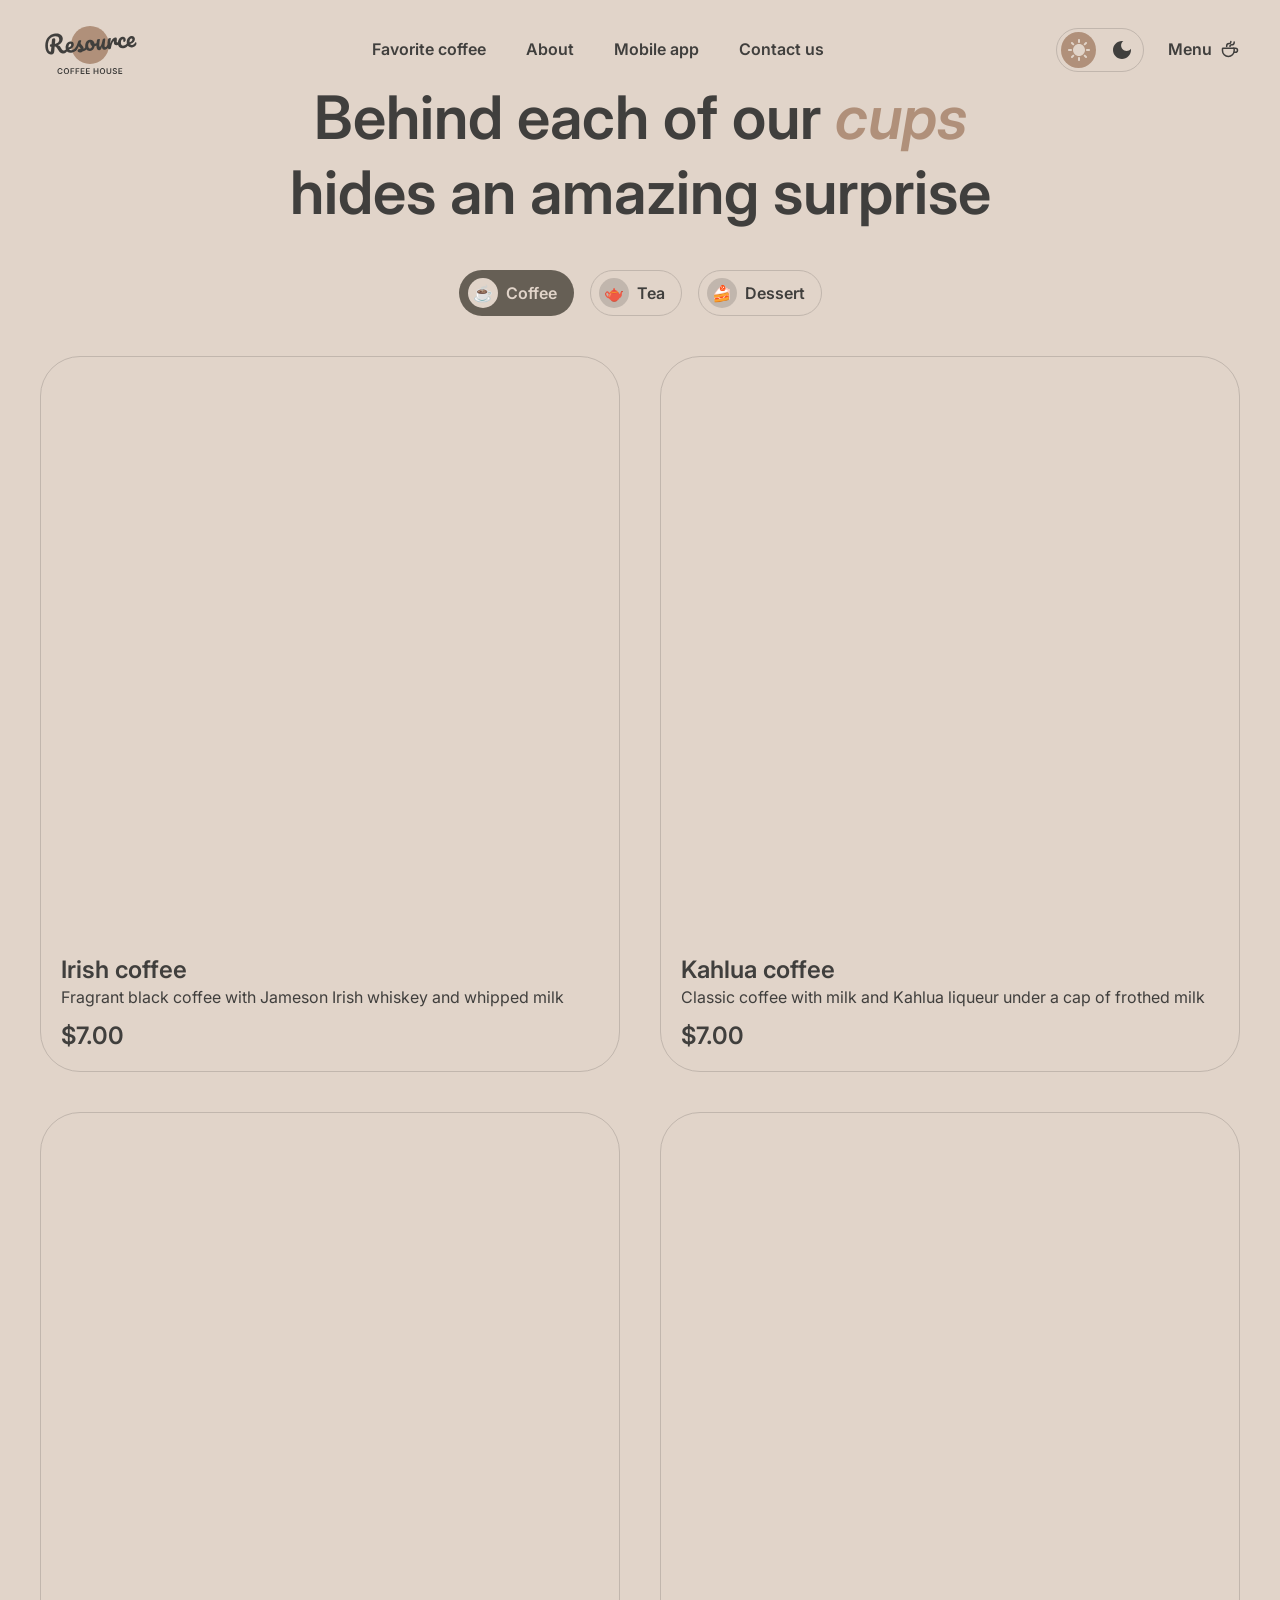
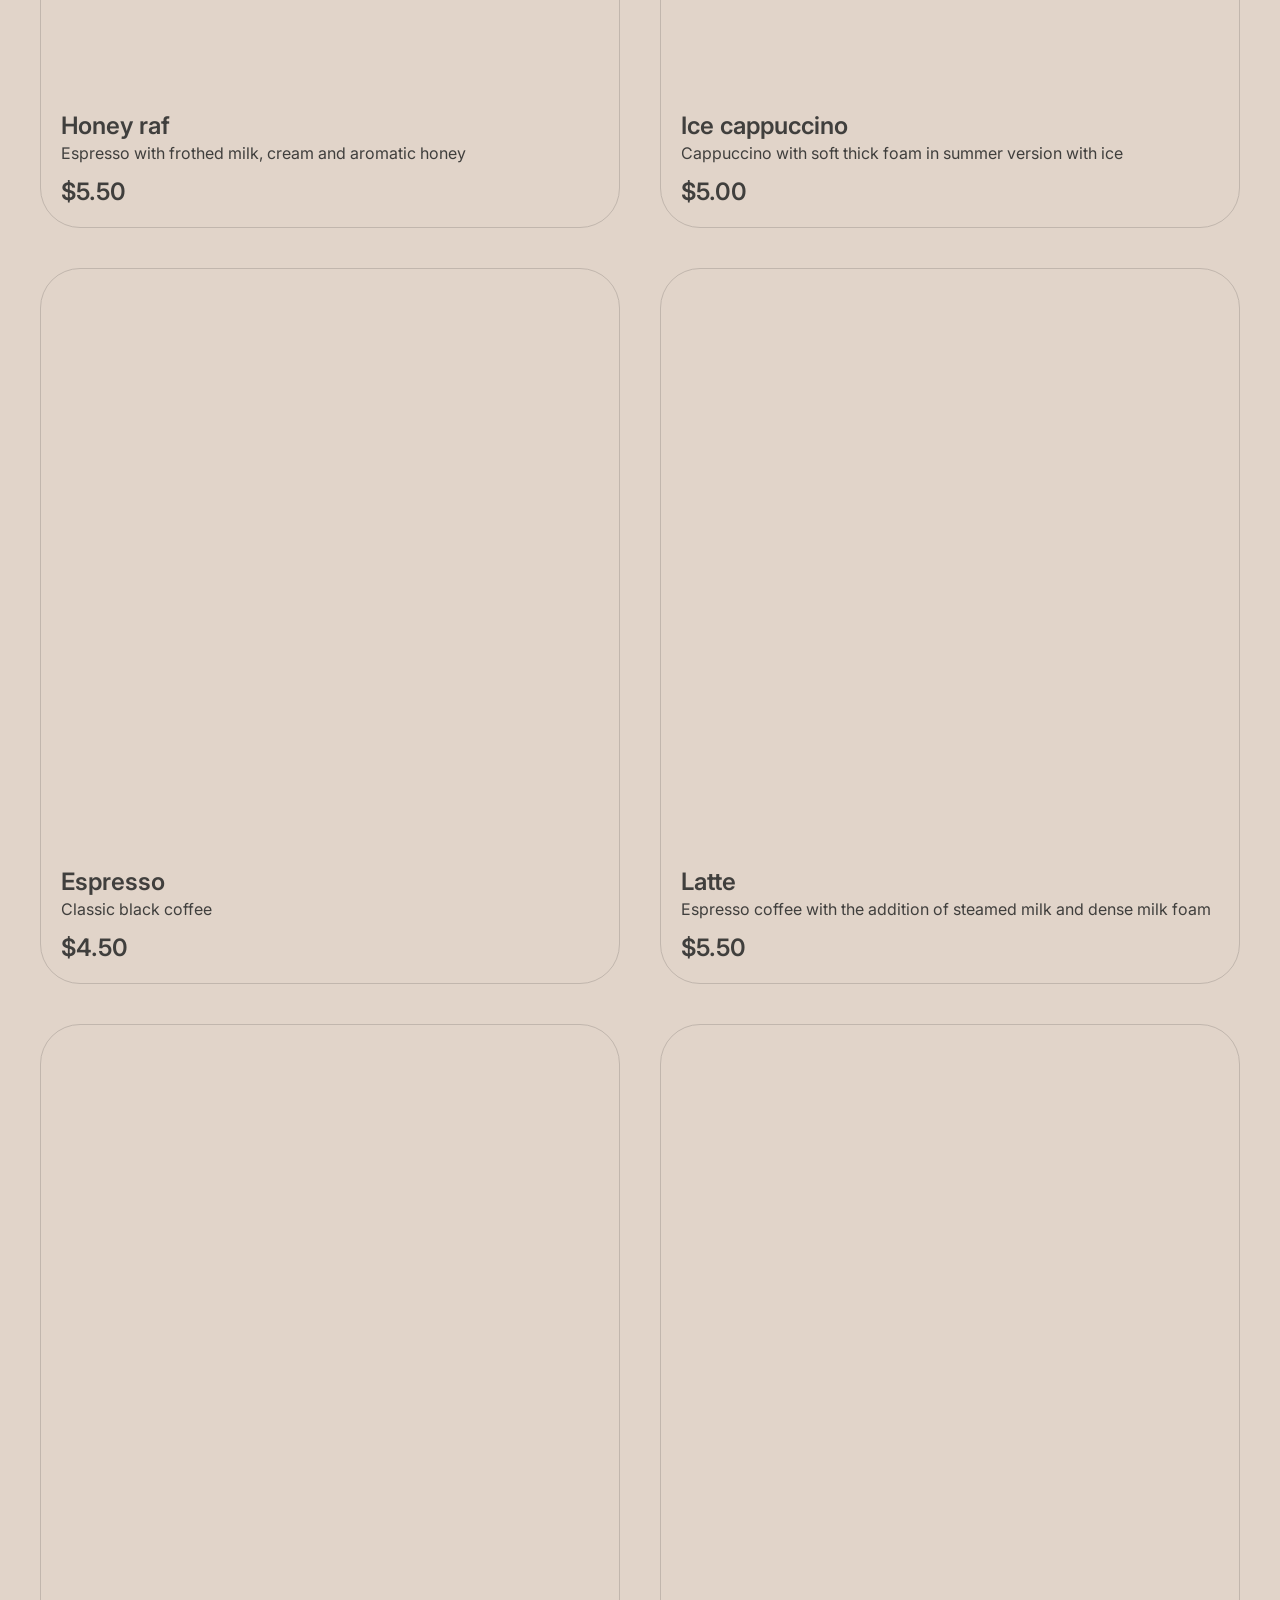
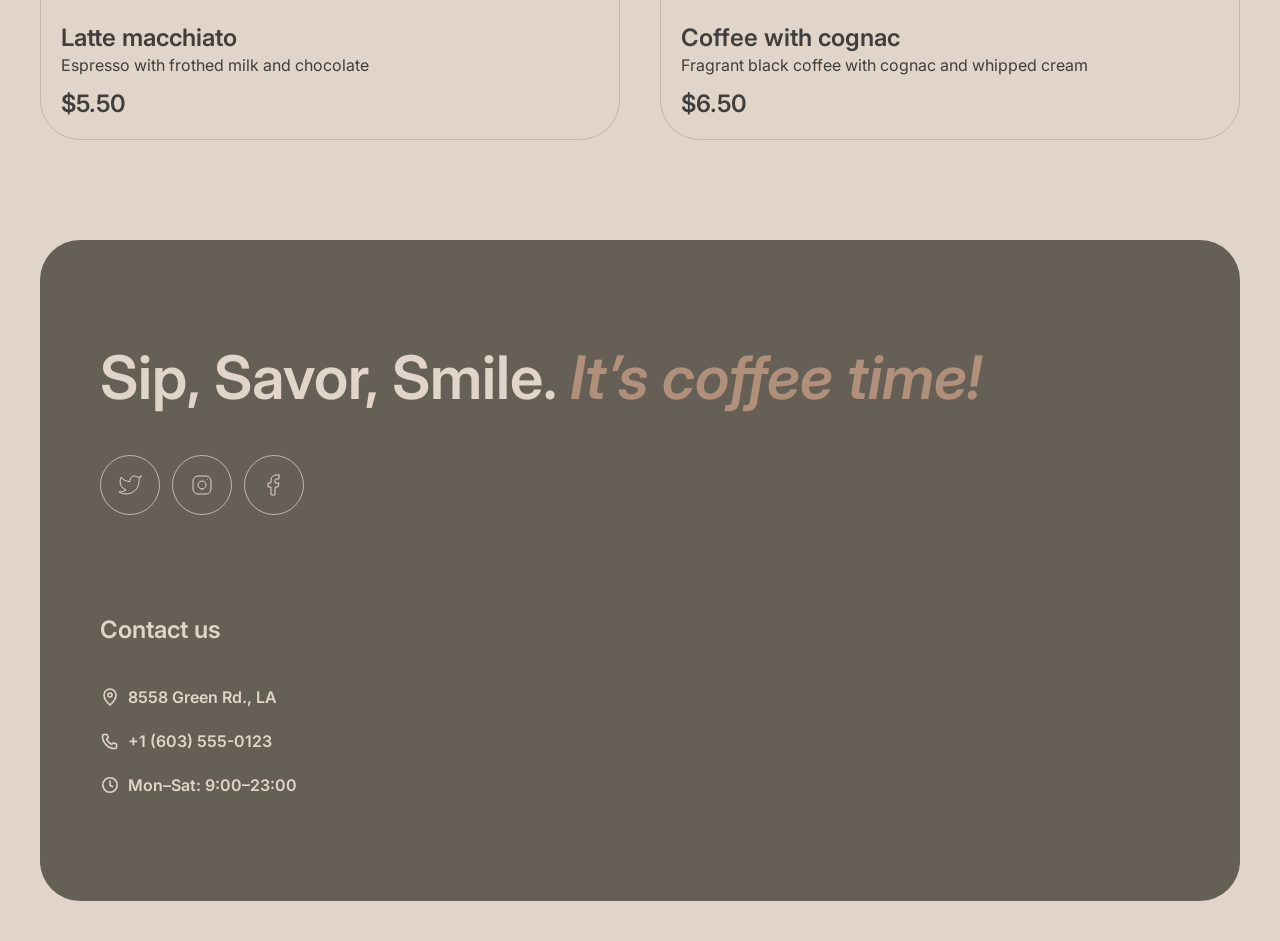
<file: menu/index.html>
<!doctype html>
<html lang="en" data-theme="light">
  <head>
    <meta charset="UTF-8" />
    <meta name="viewport" content="width=device-width, initial-scale=1.0" />
    <title>Resource Coffee House</title>
    <link rel="icon" href="../favicon.svg" type="image/svg+xml" />
    <link rel="preconnect" href="https://fonts.googleapis.com" />
    <link rel="preconnect" href="https://fonts.gstatic.com" crossorigin />
    <link
      href="https://fonts.googleapis.com/css2?family=Inter:ital,wght@0,400;0,600;1,600&display=swap"
      rel="stylesheet"
    />
    <link rel="stylesheet" href="../assets/css/main.css" />
    <script>
      document.documentElement.setAttribute(
        "data-theme",
        localStorage.getItem("theme") === "dark" ? "dark" : "light",
      );
    </script>
  </head>
  <body>
    <header class="header">
      <div class="container header__inner">
        <a class="logo" href="../index.html" aria-label="Resource home">
          <svg
            width="100"
            height="60"
            viewBox="0 0 100 60"
            fill="none"
            xmlns="http://www.w3.org/2000/svg"
          >
            <path
              d="M69 25C69 35.4934 60.4934 44 50 44C39.5066 44 31 35.4934 31 25C31 14.5066 39.5066 6 50 6C60.4934 6 69 14.5066 69 25Z"
              fill="#B0907A"
            />
            <path
              d="M95.6784 22.2913C95.8856 22.2732 96.0534 22.3548 96.1817 22.5364C96.326 22.7165 96.4127 22.9739 96.442 23.3086C96.4922 23.8824 96.4 24.3884 96.1652 24.8265C95.7789 25.5509 95.2359 26.1365 94.5362 26.5832C93.8524 27.0285 93.0084 27.295 92.0042 27.3829C90.4741 27.5168 89.2469 27.1664 88.3226 26.3318C87.3969 25.4812 86.8658 24.2749 86.7291 22.7129C86.6329 21.6131 86.7748 20.5727 87.1547 19.5919C87.5333 18.5951 88.1046 17.7822 88.8687 17.1532C89.6487 16.5229 90.5568 16.1623 91.5928 16.0717C92.5173 15.9908 93.2829 16.2049 93.8895 16.714C94.4948 17.2071 94.8386 17.9239 94.9209 18.8643C95.0171 19.9641 94.7016 20.9473 93.9743 21.814C93.2617 22.6633 91.9772 23.4021 90.1208 24.0303C90.5675 24.73 91.2451 25.0401 92.1537 24.9606C92.8072 24.9035 93.3279 24.7053 93.7158 24.3662C94.1197 24.0257 94.5692 23.4725 95.0643 22.7064C95.2346 22.4506 95.4393 22.3122 95.6784 22.2913ZM91.3914 18.4503C90.8016 18.5019 90.3295 18.8885 89.9751 19.6102C89.6365 20.3304 89.5098 21.1767 89.5949 22.149L89.5991 22.1968C90.5199 21.8914 91.2318 21.4918 91.7347 20.9981C92.2376 20.5044 92.4632 19.9626 92.4117 19.3729C92.3852 19.0701 92.2766 18.8386 92.0859 18.6786C91.9098 18.5013 91.6783 18.4252 91.3914 18.4503Z"
              fill="currentColor"
            />
            <path
              d="M83.2976 28.1446C81.7356 28.2813 80.4779 27.9497 79.5245 27.1497C78.5857 26.3324 78.0529 25.1985 77.926 23.7481C77.813 22.457 77.969 21.303 78.394 20.2861C78.819 19.2692 79.4149 18.4622 80.1818 17.8651C80.9487 17.268 81.7784 16.9304 82.671 16.8523C83.5477 16.7756 84.2481 16.9793 84.7723 17.4635C85.311 17.9303 85.6159 18.5702 85.6871 19.383C85.7456 20.0525 85.6437 20.6316 85.3813 21.1203C85.1348 21.6076 84.7725 21.8722 84.2944 21.9141C83.9915 21.9406 83.7382 21.8904 83.5344 21.7637C83.3465 21.6356 83.2414 21.444 83.2191 21.189C83.2093 21.0774 83.2141 20.9485 83.2334 20.8023C83.2527 20.6561 83.2676 20.5504 83.278 20.4852C83.3367 20.2392 83.357 20.0125 83.3389 19.8053C83.3208 19.5981 83.2511 19.4436 83.1297 19.3418C83.0243 19.2386 82.876 19.1953 82.6847 19.2121C82.3181 19.2441 81.9901 19.4415 81.7006 19.8041C81.4097 20.1508 81.193 20.6114 81.0506 21.186C80.9081 21.7606 80.8661 22.3826 80.9247 23.0521C81.0865 24.901 81.9723 25.7551 83.5821 25.6142C84.2356 25.557 84.9181 25.2805 85.6296 24.7846C86.3556 24.2714 87.0469 23.5444 87.7034 22.6036C87.8752 22.3637 88.0806 22.2333 88.3197 22.2124C88.5269 22.1942 88.6946 22.2759 88.8229 22.4574C88.9672 22.6375 89.054 22.895 89.0832 23.2297C89.1362 23.8354 89.028 24.3427 88.7587 24.7518C88.0904 25.7418 87.2526 26.5378 86.2452 27.1399C85.2524 27.7247 84.2699 28.0596 83.2976 28.1446Z"
              fill="currentColor"
            />
            <path
              d="M69.549 29.3476C68.9433 29.4006 68.485 29.1195 68.1742 28.5042C67.8794 27.8876 67.6706 26.8779 67.5479 25.4753C67.3666 23.4032 67.4892 21.4089 67.9158 19.4924C68.0188 19.0177 68.2207 18.6627 68.5213 18.4276C68.8365 18.1752 69.289 18.0232 69.8787 17.9716C70.1975 17.9437 70.4242 17.964 70.5586 18.0326C70.6931 18.1011 70.7701 18.2469 70.7897 18.4701C70.812 18.7251 70.7426 19.3094 70.5816 20.2229C70.478 20.8744 70.3993 21.4434 70.3455 21.93C70.2917 22.4165 70.2636 23.0132 70.2612 23.7201C70.6673 22.3033 71.1594 21.136 71.7376 20.2181C72.3158 19.3002 72.8997 18.6308 73.4892 18.2098C74.0947 17.7874 74.6605 17.5532 75.1865 17.5072C76.2225 17.4166 76.7858 17.8893 76.8765 18.9253C76.8946 19.1325 76.8668 19.6409 76.7931 20.4504C76.7214 21.0991 76.6925 21.5032 76.7064 21.6626C76.7552 22.2204 76.9789 22.4819 77.3773 22.4471C77.8236 22.408 78.3668 22.0072 79.0067 21.2445C79.1958 21.0191 79.4019 20.8967 79.6251 20.8772C79.8323 20.8591 80 20.9408 80.1283 21.1223C80.2712 21.2864 80.3559 21.5199 80.3824 21.8228C80.434 22.4125 80.315 22.8887 80.0255 23.2513C79.6197 23.7526 79.1285 24.1971 78.5521 24.5848C77.9903 24.9552 77.3746 25.1697 76.7052 25.2282C75.8604 25.3021 75.196 25.1434 74.7121 24.7521C74.2441 24.3594 73.978 23.7965 73.9139 23.0633C73.8929 22.8242 73.8959 22.583 73.9228 22.3397C73.9268 22.0182 73.9239 21.8016 73.9142 21.69C73.8919 21.435 73.793 21.3151 73.6177 21.3305C73.3786 21.3514 73.0836 21.6503 72.7325 22.2271C72.396 22.7865 72.0748 23.5213 71.7689 24.4314C71.4631 25.3415 71.2332 26.2932 71.0791 27.2864C70.9694 28.0509 70.8068 28.5791 70.5914 28.8709C70.3906 29.1455 70.0431 29.3044 69.549 29.3476Z"
              fill="currentColor"
            />
            <path
              d="M59.2462 30.2488C58.5289 30.3116 57.9106 30.0364 57.3912 29.4233C56.8863 28.7929 56.5906 27.9836 56.5042 26.9954C56.3996 25.8 56.3838 24.7012 56.4567 23.699C56.5282 22.6809 56.6985 21.5979 56.9675 20.4501C57.085 19.958 57.2782 19.5958 57.547 19.3635C57.8157 19.1312 58.2609 18.9878 58.8826 18.9334C59.2332 18.9028 59.4772 18.9376 59.6145 19.038C59.7677 19.1371 59.8541 19.2981 59.8736 19.5213C59.8847 19.6488 59.8347 20.0868 59.7235 20.8354C59.6157 21.4391 59.5349 21.9842 59.4811 22.4707C59.3088 24.1722 59.247 25.3019 59.2958 25.8598C59.3251 26.1945 59.3859 26.4301 59.4781 26.5666C59.569 26.6871 59.7021 26.7397 59.8774 26.7244C60.1165 26.7035 60.3904 26.4386 60.6993 25.9297C61.024 25.4195 61.3431 24.6608 61.6565 23.6536C61.9859 22.6451 62.2798 21.4148 62.5382 19.9627C62.6239 19.4734 62.7852 19.114 63.0221 18.8845C63.2749 18.6535 63.6643 18.5151 64.1903 18.4691C64.5569 18.437 64.8161 18.4625 64.9679 18.5456C65.1184 18.6127 65.204 18.7658 65.2249 19.0049C65.2598 19.4034 65.1561 20.5127 64.9138 22.3327C64.646 24.412 64.533 25.6907 64.5748 26.1688C64.6013 26.4717 64.686 26.7052 64.8289 26.8694C64.9703 27.0176 65.1447 27.0827 65.3519 27.0645C65.6706 27.0366 66.0285 26.8126 66.4254 26.3924C66.8368 25.9549 67.3708 25.2657 68.0273 24.3249C68.199 24.0851 68.4044 23.9547 68.6435 23.9337C68.8507 23.9156 69.0185 23.9973 69.1468 24.1788C69.291 24.3589 69.3778 24.6163 69.4071 24.9511C69.4629 25.5886 69.3547 26.096 69.0825 26.4731C68.471 27.3779 67.7905 28.1361 67.041 28.7477C66.3074 29.358 65.4385 29.707 64.4343 29.7949C63.6693 29.8618 63.0776 29.6165 62.6594 29.0588C62.2572 28.4997 62.0093 27.6862 61.9159 26.6183C61.7398 27.7259 61.4065 28.5982 60.9162 29.2354C60.4245 29.8566 59.8678 30.1944 59.2462 30.2488Z"
              fill="currentColor"
            />
            <path
              d="M57.5606 22.8796C57.7678 22.8614 57.9362 22.9511 58.0659 23.1485C58.1956 23.346 58.2744 23.6041 58.3023 23.9229C58.3692 24.688 58.1779 25.1625 57.7282 25.3463C56.8011 25.7647 55.7659 26.048 54.6225 26.1963C54.4367 27.5616 53.9332 28.6898 53.1117 29.5808C52.2888 30.4559 51.3115 30.9429 50.1799 31.0419C49.2235 31.1256 48.3824 30.9663 47.6566 30.564C46.9467 30.1603 46.383 29.5913 45.9654 28.8569C45.5478 28.1225 45.3 27.309 45.2219 26.4164C45.1159 25.205 45.2529 24.1089 45.6328 23.1281C46.0114 22.1313 46.5841 21.3343 47.351 20.7372C48.1165 20.1242 48.9933 19.7744 49.9816 19.688C51.1929 19.582 52.2022 19.9193 53.0093 20.6999C53.8309 21.4632 54.3592 22.453 54.5941 23.6691C55.339 23.5558 56.2177 23.3183 57.23 22.9567C57.3547 22.9136 57.4649 22.8879 57.5606 22.8796ZM50.1494 28.4908C50.6595 28.4462 51.0797 28.2007 51.41 27.7542C51.7563 27.3063 51.959 26.6863 52.0182 25.8941C51.4948 25.6026 51.0739 25.1977 50.7555 24.6795C50.4531 24.1599 50.2754 23.5972 50.2224 22.9916C50.2001 22.7365 50.2017 22.4794 50.2272 22.2202L50.1076 22.2307C49.4701 22.2864 48.9633 22.644 48.5873 23.3032C48.2259 23.9452 48.094 24.824 48.1916 25.9398C48.2683 26.8164 48.4942 27.4712 48.8694 27.9042C49.2605 28.3357 49.6872 28.5313 50.1494 28.4908Z"
              fill="currentColor"
            />
            <path
              d="M40.3103 32.4354C39.4815 32.508 38.8272 32.3725 38.3474 32.029C37.8836 31.6841 37.6307 31.2726 37.5889 30.7944C37.5527 30.38 37.6727 30.0081 37.9491 29.6787C38.2254 29.3494 38.6584 29.1589 39.2482 29.1073C39.4554 29.0892 39.6966 29.0922 39.9717 29.1163C40.2614 29.1231 40.4787 29.1282 40.6235 29.1316C40.5713 28.7185 40.4415 28.3364 40.2341 27.9851C40.0427 27.6325 39.8048 27.3 39.5205 26.9876C39.2348 26.6592 38.9692 26.3773 38.7237 26.1418C38.3119 27.1254 37.8861 27.9497 37.4464 28.6145C37.0226 29.278 36.5482 29.9137 36.0232 30.5218C35.7614 30.8338 35.4711 31.0038 35.1523 31.0316C34.8973 31.054 34.6824 30.9844 34.5077 30.823C34.3316 30.6457 34.2316 30.4216 34.2079 30.1506C34.1801 29.8318 34.2658 29.5272 34.4653 29.2367L34.7426 28.827C35.5244 27.6664 36.1078 26.7159 36.4928 25.9756C36.7233 25.4896 36.9884 24.8481 37.288 24.0509C37.5863 23.2379 37.8745 22.4016 38.1527 21.542C38.3942 20.8142 38.9931 20.4085 39.9494 20.3248C40.3957 20.2858 40.71 20.2984 40.8923 20.3628C41.0746 20.4271 41.1734 20.547 41.1888 20.7223C41.1971 20.8179 41.1785 20.9722 41.1329 21.1849C41.0873 21.3977 41.0177 21.6126 40.9243 21.8296C40.6876 22.4285 40.5867 22.9272 40.6215 23.3257C40.6424 23.5647 40.7451 23.8208 40.9296 24.0937C41.1301 24.3653 41.4244 24.7009 41.8127 25.1006C42.3814 25.7254 42.8141 26.2657 43.111 26.7216C43.4224 27.1601 43.6025 27.6583 43.6513 28.2162C43.6652 28.3756 43.6688 28.6001 43.662 28.8898C44.4166 28.5187 45.2626 27.6335 46.2003 26.2345C46.372 25.9946 46.5774 25.8642 46.8165 25.8433C47.0237 25.8252 47.1915 25.9069 47.3198 26.0884C47.464 26.2685 47.5508 26.5259 47.5801 26.8606C47.6331 27.4663 47.5249 27.9737 47.2555 28.3827C46.545 29.4407 45.8392 30.185 45.1381 30.6158C44.4515 31.0292 43.5756 31.2985 42.5105 31.4238C41.9204 32.0215 41.187 32.3587 40.3103 32.4354Z"
              fill="currentColor"
            />
            <path
              d="M36.6161 26.7357C36.8233 26.7175 36.9911 26.7992 37.1194 26.9807C37.2636 27.1608 37.3504 27.4183 37.3797 27.753C37.4355 28.3905 37.3273 28.8979 37.0551 29.2751C36.5281 30.0439 35.7492 30.7786 34.7183 31.4791C33.7034 32.1782 32.5823 32.5815 31.355 32.6888C29.6814 32.8353 28.3426 32.4947 27.3386 31.667C26.3347 30.8394 25.7637 29.6365 25.6256 28.0586C25.5294 26.9588 25.6713 25.9185 26.0512 24.9376C26.4298 23.9408 27.0011 23.1279 27.7652 22.4989C28.5452 21.8686 29.4533 21.508 30.4893 21.4174C31.4138 21.3365 32.1793 21.5506 32.786 22.0597C33.3913 22.5528 33.7351 23.2696 33.8173 24.21C33.9136 25.3098 33.5981 26.293 32.8708 27.1597C32.1581 28.009 30.8816 28.7471 29.0412 29.3739C29.5039 30.0722 30.293 30.3726 31.4088 30.275C32.126 30.2122 32.9173 29.894 33.7826 29.3204C34.6625 28.7295 35.4016 27.9983 35.9999 27.1269C36.1716 26.887 36.377 26.7566 36.6161 26.7357ZM30.2878 23.796C29.6981 23.8476 29.226 24.2342 28.8715 24.9559C28.533 25.6761 28.4063 26.5224 28.4914 27.4947L28.4955 27.5425C29.4164 27.2371 30.1283 26.8375 30.6312 26.3438C31.1341 25.8501 31.3597 25.3083 31.3081 24.7186C31.2816 24.4158 31.1731 24.1843 30.9824 24.0243C30.8063 23.847 30.5747 23.7709 30.2878 23.796Z"
              fill="currentColor"
            />
            <path
              d="M27.6906 27.5167C27.8978 27.4986 28.0656 27.5803 28.1939 27.7618C28.3382 27.9419 28.4249 28.1993 28.4542 28.5341C28.5086 29.1557 28.4004 29.6631 28.1296 30.0561C27.4454 31.0476 26.7351 31.8324 25.9987 32.4108C25.261 32.9733 24.3581 33.3012 23.2902 33.3946C22.2541 33.4853 21.3451 33.2837 20.5631 32.79C19.797 32.2949 19.028 31.3985 18.256 30.1009C17.6351 29.063 17.151 28.3023 16.8035 27.8188C16.4547 27.3193 16.119 26.9712 15.7967 26.7745C15.4903 26.5765 15.1198 26.4724 14.6852 26.4622C14.6508 26.8025 14.5595 27.8705 14.4114 29.6663C14.3537 30.4744 14.3165 30.9675 14.3 31.1456C14.2256 32.1319 13.9724 32.9089 13.5402 33.4767C13.1067 34.0286 12.4038 34.3471 11.4315 34.4321C10.3636 34.5256 9.38799 34.2977 8.50477 33.7486C7.63609 33.1822 6.9298 32.3606 6.38589 31.2839C5.84059 30.1913 5.50518 28.9277 5.37968 27.4932C5.1454 24.8154 5.40544 22.4638 6.15978 20.4383C6.93006 18.4115 8.10738 16.8148 9.69174 15.6483C11.2906 14.4644 13.1899 13.7763 15.3895 13.5838C16.9196 13.45 18.223 13.5688 19.2994 13.9404C20.3759 14.312 21.1968 14.8826 21.762 15.6523C22.3432 16.4206 22.6784 17.3148 22.7676 18.3349C22.8457 19.2275 22.7073 20.1229 22.3522 21.0213C22.0117 21.9023 21.4476 22.7066 20.66 23.434C19.8724 24.1614 18.8869 24.7375 17.7034 25.1622C18.4866 25.3025 19.1057 25.5856 19.5605 26.0116C20.0154 26.4376 20.4891 27.0787 20.9816 27.9351C21.5115 28.8524 22.0112 29.5153 22.4806 29.924C22.966 30.3312 23.4955 30.5098 24.0693 30.4596C24.5794 30.4149 25.0509 30.205 25.4838 29.8299C25.9154 29.4388 26.4456 28.7981 27.0744 27.9079C27.2461 27.6681 27.4515 27.5377 27.6906 27.5167ZM11.3837 26.727C10.8418 26.7744 10.4561 26.6797 10.2266 26.4428C10.013 26.2045 9.89225 25.9259 9.86436 25.6071C9.8309 25.2246 9.92394 24.9113 10.1435 24.6672C10.379 24.4218 10.6562 24.2851 10.9749 24.2572L11.5727 24.2049C11.691 22.6206 11.8123 21.2528 11.9364 20.1016C12.053 19.0474 12.6771 18.4708 13.8088 18.3718C14.7173 18.2923 15.2071 18.659 15.2782 19.4719C15.2936 19.6473 15.2975 19.7835 15.2899 19.8805L14.9199 23.9121C15.7764 23.789 16.5393 23.5134 17.2085 23.0855C17.8937 22.6561 18.4149 22.0966 18.7722 21.4068C19.1454 20.7156 19.2957 19.9556 19.2232 19.1268C19.1353 18.1226 18.7236 17.3636 17.988 16.8498C17.2524 16.3359 16.2232 16.1369 14.9002 16.2526C13.3382 16.3893 12.0016 16.8997 10.8904 17.7839C9.79381 18.6508 8.98568 19.8779 8.46605 21.4653C7.94503 23.0366 7.78003 24.9142 7.97108 27.0978C8.06033 28.1179 8.24063 28.9855 8.51198 29.7006C8.78334 30.4157 9.08648 30.9432 9.42139 31.2834C9.75631 31.6235 10.0592 31.7817 10.3302 31.7579C10.5374 31.7398 10.6957 31.6216 10.8051 31.4032C10.9304 31.1834 11.0127 30.839 11.052 30.3698L11.3837 26.727Z"
              fill="currentColor"
            />
            <path
              d="M78.4023 54.0001V48.1819H82.1864V49.0654H79.4563V50.645H81.9904V51.5285H79.4563V53.1165H82.2092V54.0001H78.4023Z"
              fill="currentColor"
            />
            <path
              d="M75.9698 49.7813C75.9433 49.5332 75.8316 49.34 75.6346 49.2017C75.4395 49.0635 75.1857 48.9943 74.8732 48.9943C74.6535 48.9943 74.4651 49.0275 74.3079 49.0938C74.1507 49.1601 74.0304 49.25 73.9471 49.3637C73.8638 49.4773 73.8211 49.607 73.8192 49.7529C73.8192 49.8741 73.8467 49.9792 73.9016 50.0682C73.9585 50.1572 74.0352 50.233 74.1317 50.2955C74.2283 50.3561 74.3353 50.4072 74.4528 50.4489C74.5702 50.4906 74.6886 50.5256 74.8079 50.554L75.3533 50.6904C75.573 50.7415 75.7842 50.8106 75.9869 50.8977C76.1914 50.9849 76.3742 51.0947 76.5352 51.2273C76.698 51.3599 76.8268 51.5199 76.9215 51.7074C77.0162 51.8949 77.0636 52.1146 77.0636 52.3665C77.0636 52.7074 76.9764 53.0076 76.8022 53.2671C76.628 53.5246 76.3761 53.7263 76.0465 53.8722C75.7189 54.0161 75.3221 54.0881 74.8562 54.0881C74.4035 54.0881 74.0105 54.018 73.6772 53.8779C73.3458 53.7377 73.0863 53.5332 72.8988 53.2642C72.7132 52.9953 72.6128 52.6676 72.5977 52.2813H73.6346C73.6497 52.4839 73.7122 52.6525 73.8221 52.787C73.9319 52.9214 74.0749 53.0218 74.2511 53.0881C74.4291 53.1544 74.628 53.1875 74.8477 53.1875C75.0768 53.1875 75.2776 53.1534 75.4499 53.0852C75.6242 53.0152 75.7605 52.9186 75.859 52.7955C75.9575 52.6705 76.0077 52.5246 76.0096 52.358C76.0077 52.2065 75.9632 52.0815 75.8761 51.983C75.7889 51.8826 75.6668 51.7993 75.5096 51.733C75.3543 51.6648 75.1725 51.6042 74.9641 51.5512L74.3022 51.3807C73.823 51.2576 73.4442 51.071 73.1658 50.821C72.8893 50.5692 72.7511 50.2349 72.7511 49.8182C72.7511 49.4754 72.8439 49.1752 73.0295 48.9176C73.217 48.6601 73.4717 48.4602 73.7937 48.3182C74.1156 48.1743 74.4802 48.1023 74.8874 48.1023C75.3003 48.1023 75.6621 48.1743 75.9727 48.3182C76.2852 48.4602 76.5304 48.6582 76.7085 48.912C76.8865 49.1638 76.9783 49.4536 76.984 49.7813H75.9698Z"
              fill="currentColor"
            />
            <path
              d="M70.2086 48.1819H71.2626V51.983C71.2626 52.3997 71.1641 52.7662 70.9672 53.0825C70.7721 53.3987 70.4975 53.6459 70.1433 53.8239C69.7891 54.0001 69.3753 54.0881 68.9018 54.0881C68.4264 54.0881 68.0117 54.0001 67.6575 53.8239C67.3033 53.6459 67.0287 53.3987 66.8336 53.0825C66.6386 52.7662 66.541 52.3997 66.541 51.983V48.1819H67.595V51.895C67.595 52.1374 67.648 52.3533 67.7541 52.5427C67.862 52.7321 68.0136 52.8807 68.2086 52.9887C68.4037 53.0948 68.6348 53.1478 68.9018 53.1478C69.1689 53.1478 69.3999 53.0948 69.595 52.9887C69.792 52.8807 69.9435 52.7321 70.0495 52.5427C70.1556 52.3533 70.2086 52.1374 70.2086 51.895V48.1819Z"
              fill="currentColor"
            />
            <path
              d="M65.1435 51.0909C65.1435 51.7178 65.026 52.2548 64.7912 52.7017C64.5582 53.1468 64.2401 53.4877 63.8366 53.7245C63.4351 53.9612 62.9796 54.0796 62.4702 54.0796C61.9607 54.0796 61.5043 53.9612 61.1009 53.7245C60.6993 53.4858 60.3812 53.144 60.1463 52.6989C59.9134 52.2519 59.7969 51.7159 59.7969 51.0909C59.7969 50.464 59.9134 49.9281 60.1463 49.483C60.3812 49.036 60.6993 48.6942 61.1009 48.4574C61.5043 48.2207 61.9607 48.1023 62.4702 48.1023C62.9796 48.1023 63.4351 48.2207 63.8366 48.4574C64.2401 48.6942 64.5582 49.036 64.7912 49.483C65.026 49.9281 65.1435 50.464 65.1435 51.0909ZM64.0838 51.0909C64.0838 50.6496 64.0147 50.2775 63.8764 49.9745C63.7401 49.6695 63.5507 49.4394 63.3082 49.2841C63.0658 49.1269 62.7865 49.0483 62.4702 49.0483C62.1539 49.0483 61.8745 49.1269 61.6321 49.2841C61.3897 49.4394 61.1993 49.6695 61.0611 49.9745C60.9247 50.2775 60.8565 50.6496 60.8565 51.0909C60.8565 51.5322 60.9247 51.9053 61.0611 52.2102C61.1993 52.5133 61.3897 52.7434 61.6321 52.9006C61.8745 53.0559 62.1539 53.1335 62.4702 53.1335C62.7865 53.1335 63.0658 53.0559 63.3082 52.9006C63.5507 52.7434 63.7401 52.5133 63.8764 52.2102C64.0147 51.9053 64.0838 51.5322 64.0838 51.0909Z"
              fill="currentColor"
            />
            <path
              d="M53.5918 54.0001V48.1819H54.6458V50.645H57.3418V48.1819H58.3986V54.0001H57.3418V51.5285H54.6458V54.0001H53.5918Z"
              fill="currentColor"
            />
            <path
              d="M45.9492 54.0001V48.1819H49.7333V49.0654H47.0032V50.645H49.5373V51.5285H47.0032V53.1165H49.756V54.0001H45.9492Z"
              fill="currentColor"
            />
            <path
              d="M40.6895 54.0001V48.1819H44.4735V49.0654H41.7434V50.645H44.2775V51.5285H41.7434V53.1165H44.4963V54.0001H40.6895Z"
              fill="currentColor"
            />
            <path
              d="M35.6016 54.0001V48.1819H39.3288V49.0654H36.6555V50.645H39.0732V51.5285H36.6555V54.0001H35.6016Z"
              fill="currentColor"
            />
            <path
              d="M30.5137 54.0001V48.1819H34.2409V49.0654H31.5676V50.645H33.9853V51.5285H31.5676V54.0001H30.5137Z"
              fill="currentColor"
            />
            <path
              d="M29.1181 51.0909C29.1181 51.7178 29.0007 52.2548 28.7658 52.7017C28.5328 53.1468 28.2147 53.4877 27.8113 53.7245C27.4097 53.9612 26.9542 54.0796 26.4448 54.0796C25.9353 54.0796 25.4789 53.9612 25.0755 53.7245C24.6739 53.4858 24.3558 53.144 24.1209 52.6989C23.888 52.2519 23.7715 51.7159 23.7715 51.0909C23.7715 50.464 23.888 49.9281 24.1209 49.483C24.3558 49.036 24.6739 48.6942 25.0755 48.4574C25.4789 48.2207 25.9353 48.1023 26.4448 48.1023C26.9542 48.1023 27.4097 48.2207 27.8113 48.4574C28.2147 48.6942 28.5328 49.036 28.7658 49.483C29.0007 49.9281 29.1181 50.464 29.1181 51.0909ZM28.0584 51.0909C28.0584 50.6496 27.9893 50.2775 27.851 49.9745C27.7147 49.6695 27.5253 49.4394 27.2828 49.2841C27.0404 49.1269 26.7611 49.0483 26.4448 49.0483C26.1285 49.0483 25.8491 49.1269 25.6067 49.2841C25.3643 49.4394 25.1739 49.6695 25.0357 49.9745C24.8993 50.2775 24.8311 50.6496 24.8311 51.0909C24.8311 51.5322 24.8993 51.9053 25.0357 52.2102C25.1739 52.5133 25.3643 52.7434 25.6067 52.9006C25.8491 53.0559 26.1285 53.1335 26.4448 53.1335C26.7611 53.1335 27.0404 53.0559 27.2828 52.9006C27.5253 52.7434 27.7147 52.5133 27.851 52.2102C27.9893 51.9053 28.0584 51.5322 28.0584 51.0909Z"
              fill="currentColor"
            />
            <path
              d="M22.5536 50.1449H21.4911C21.4608 49.9707 21.4049 49.8163 21.3235 49.6818C21.2421 49.5455 21.1407 49.4299 21.0195 49.3352C20.8983 49.2406 20.7601 49.1695 20.6048 49.1222C20.4513 49.0729 20.2856 49.0483 20.1076 49.0483C19.7913 49.0483 19.511 49.1279 19.2667 49.287C19.0224 49.4442 18.8311 49.6752 18.6928 49.9801C18.5546 50.2832 18.4854 50.6534 18.4854 51.0909C18.4854 51.536 18.5546 51.911 18.6928 52.2159C18.833 52.519 19.0243 52.7481 19.2667 52.9034C19.511 53.0568 19.7904 53.1335 20.1048 53.1335C20.279 53.1335 20.4419 53.1108 20.5934 53.0654C20.7468 53.018 20.8841 52.9489 21.0053 52.858C21.1284 52.7671 21.2317 52.6553 21.315 52.5227C21.4002 52.3902 21.4589 52.2387 21.4911 52.0682L22.5536 52.0739C22.5138 52.3504 22.4277 52.6099 22.2951 52.8523C22.1644 53.0947 21.993 53.3087 21.7809 53.4943C21.5688 53.6781 21.3207 53.822 21.0366 53.9262C20.7525 54.0284 20.4371 54.0796 20.0906 54.0796C19.5792 54.0796 19.1228 53.9612 18.7212 53.7245C18.3197 53.4877 18.0034 53.1459 17.7724 52.6989C17.5413 52.2519 17.4258 51.7159 17.4258 51.0909C17.4258 50.464 17.5423 49.9281 17.7752 49.483C18.0082 49.036 18.3254 48.6942 18.7269 48.4574C19.1284 48.2207 19.583 48.1023 20.0906 48.1023C20.4144 48.1023 20.7156 48.1477 20.994 48.2387C21.2724 48.3296 21.5205 48.4631 21.7383 48.6392C21.9561 48.8135 22.1351 49.0275 22.2752 49.2813C22.4173 49.5332 22.5101 49.821 22.5536 50.1449Z"
              fill="currentColor"
            />
          </svg>
        </a>

        <nav class="nav" aria-label="Primary">
          <ul class="nav__list">
            <li>
              <a class="nav__link" href="../index.html#favorite-coffee">
                Favorite coffee
              </a>
            </li>
            <li><a class="nav__link" href="../index.html#about">About</a></li>
            <li>
              <a class="nav__link" href="../index.html#mobile-app">
                Mobile app
              </a>
            </li>
            <li><a class="nav__link" href="#contacts">Contact us</a></li>
            <a
              class="nav__link nav__link--menu nav__link--menu-mobile"
              href="index.html"
            >
              Menu
              <svg
                width="20"
                height="20"
                viewBox="0 0 20 20"
                fill="none"
                xmlns="http://www.w3.org/2000/svg"
              >
                <path
                  d="M14.166 9.76667V11.6667C14.166 14.8883 11.5543 17.5 8.33268 17.5C5.11102 17.5 2.49935 14.8883 2.49935 11.6667V9.76667C2.49935 9.4353 2.76798 9.16667 3.09935 9.16667H13.566C13.8974 9.16667 14.166 9.4353 14.166 9.76667Z"
                  stroke="currentColor"
                  stroke-width="1.5"
                  stroke-linecap="round"
                  stroke-linejoin="round"
                />
                <path
                  d="M9.99935 7.49996C9.99935 6.66663 10.5946 5.83329 11.7851 5.83329C13.1 5.83329 14.166 4.7673 14.166 3.45234V2.91663"
                  stroke="currentColor"
                  stroke-width="1.5"
                  stroke-linecap="round"
                  stroke-linejoin="round"
                />
                <path
                  d="M6.66732 7.5V7.08333C6.66732 5.70262 7.78661 4.58333 9.16732 4.58333C10.0878 4.58333 10.834 3.83714 10.834 2.91667V2.5"
                  stroke="currentColor"
                  stroke-width="1.5"
                  stroke-linecap="round"
                  stroke-linejoin="round"
                />
                <path
                  d="M13.334 9.16663H15.4173C16.5679 9.16663 17.5007 10.0994 17.5007 11.25C17.5007 12.4006 16.5679 13.3333 15.4173 13.3333H14.1673"
                  stroke="currentColor"
                  stroke-width="1.5"
                  stroke-linecap="round"
                  stroke-linejoin="round"
                />
              </svg>
            </a>
          </ul>
        </nav>

        <div class="header__actions">
          <div class="theme-switch" role="group" aria-label="Color theme">
            <button
              type="button"
              class="theme-switch__btn"
              data-theme-value="light"
              aria-label="Light theme"
            >
              <svg
                width="22"
                height="22"
                viewBox="0 0 22 22"
                fill="none"
                xmlns="http://www.w3.org/2000/svg"
              >
                <path
                  d="M10 3V1C10 0.45 10.45 0 11 0C11.55 0 12 0.45 12 1V3C12 3.55 11.55 4 11 4C10.45 4 10 3.55 10 3ZM17.36 6.05L18.77 4.63C19.16 4.24 19.16 3.61 18.77 3.22C18.38 2.83 17.75 2.83 17.36 3.22L15.95 4.64C15.56 5.03 15.56 5.66 15.95 6.05C16.34 6.44 16.97 6.44 17.36 6.05ZM21 10H19C18.45 10 18 10.45 18 11C18 11.55 18.45 12 19 12H21C21.55 12 22 11.55 22 11C22 10.45 21.55 10 21 10ZM11 18C10.45 18 10 18.45 10 19V21C10 21.55 10.45 22 11 22C11.55 22 12 21.55 12 21V19C12 18.45 11.55 18 11 18ZM4.64 6.05L3.22 4.64C2.83 4.25 2.83 3.61 3.22 3.23C3.61 2.85 4.25 2.84 4.63 3.23L6.04 4.64C6.43 5.03 6.43 5.67 6.04 6.05C5.65 6.43 5.02 6.44 4.64 6.05ZM15.95 15.95C15.56 16.34 15.56 16.98 15.95 17.36L17.36 18.77C17.75 19.16 18.39 19.16 18.77 18.77C19.16 18.38 19.16 17.74 18.77 17.36L17.36 15.95C16.98 15.56 16.34 15.56 15.95 15.95ZM1 12H3C3.55 12 4 11.55 4 11C4 10.45 3.55 10 3 10H1C0.45 10 0 10.45 0 11C0 11.55 0.45 12 1 12ZM4.64 18.78L6.05 17.37C6.44 16.98 6.44 16.34 6.05 15.96C5.66 15.58 5.02 15.57 4.64 15.96L3.23 17.37C2.84 17.76 2.84 18.4 3.23 18.78C3.61 19.17 4.25 19.17 4.64 18.78ZM11 5C7.69 5 5 7.69 5 11C5 14.31 7.69 17 11 17C14.31 17 17 14.31 17 11C17 7.69 14.31 5 11 5Z"
                  fill="#E1D4C9"
                />
              </svg>
            </button>
            <button
              type="button"
              class="theme-switch__btn"
              data-theme-value="dark"
              aria-label="Dark theme"
            >
              <svg
                width="18"
                height="18"
                viewBox="0 0 18 18"
                fill="none"
                xmlns="http://www.w3.org/2000/svg"
              >
                <path
                  d="M9 0C4.03 0 0 4.03 0 9C0 13.97 4.03 18 9 18C13.97 18 18 13.97 18 9C18 8.54 17.96 8.08 17.9 7.64C16.92 9.01 15.32 9.9 13.5 9.9C10.52 9.9 8.1 7.48 8.1 4.5C8.1 2.69 8.99 1.08 10.36 0.0999999C9.92 0.0399999 9.46 0 9 0Z"
                  fill="currentColor"
                />
              </svg>
            </button>
          </div>

          <a class="nav__link nav__link--menu" href="index.html">
            Menu
            <svg
              width="20"
              height="20"
              viewBox="0 0 20 20"
              fill="none"
              xmlns="http://www.w3.org/2000/svg"
            >
              <path
                d="M14.166 9.76667V11.6667C14.166 14.8883 11.5543 17.5 8.33268 17.5C5.11102 17.5 2.49935 14.8883 2.49935 11.6667V9.76667C2.49935 9.4353 2.76798 9.16667 3.09935 9.16667H13.566C13.8974 9.16667 14.166 9.4353 14.166 9.76667Z"
                stroke="currentColor"
                stroke-width="1.5"
                stroke-linecap="round"
                stroke-linejoin="round"
              />
              <path
                d="M9.99935 7.49996C9.99935 6.66663 10.5946 5.83329 11.7851 5.83329C13.1 5.83329 14.166 4.7673 14.166 3.45234V2.91663"
                stroke="currentColor"
                stroke-width="1.5"
                stroke-linecap="round"
                stroke-linejoin="round"
              />
              <path
                d="M6.66732 7.5V7.08333C6.66732 5.70262 7.78661 4.58333 9.16732 4.58333C10.0878 4.58333 10.834 3.83714 10.834 2.91667V2.5"
                stroke="currentColor"
                stroke-width="1.5"
                stroke-linecap="round"
                stroke-linejoin="round"
              />
              <path
                d="M13.334 9.16663H15.4173C16.5679 9.16663 17.5007 10.0994 17.5007 11.25C17.5007 12.4006 16.5679 13.3333 15.4173 13.3333H14.1673"
                stroke="currentColor"
                stroke-width="1.5"
                stroke-linecap="round"
                stroke-linejoin="round"
              />
            </svg>
          </a>

          <button type="button" class="burger" aria-label="Open menu">
            <span></span><span></span>
          </button>
        </div>
      </div>
    </header>
    <main class="main">
      <section class="menu">
        <div class="container menu__inner">
          <h1 class="heading-2 menu__title">
            Behind each of our <span class="accent">cups</span> hides an amazing
            surprise
          </h1>

          <div class="tabs" role="tablist" aria-label="Menu categories">
            <button class="tab is-active" type="button" data-tab="coffee">
              <span class="tab__icon" aria-hidden="true">☕</span>
              Coffee
            </button>
            <button class="tab" type="button" data-tab="tea">
              <span class="tab__icon" aria-hidden="true">🫖</span>
              Tea
            </button>
            <button class="tab" type="button" data-tab="dessert">
              <span class="tab__icon" aria-hidden="true">🍰</span>
              Dessert
            </button>
          </div>

          <template id="card-template">
            <article class="card">
              <img alt="" width="310" height="310" />
              <div class="card__body">
                <div>
                  <h2 class="heading-3"></h2>
                  <p></p>
                </div>
                <p class="heading-3 card__price"></p>
              </div>
            </article>
          </template>

          <div class="catalog"></div>

          <button
            class="icon-btn load-more"
            type="button"
            aria-label="Load more"
            hidden
          >
            <svg
              width="24"
              height="24"
              viewBox="0 0 24 24"
              fill="none"
              aria-hidden="true"
            >
              <path
                d="M12 5v14M5 12h14"
                stroke="currentColor"
                stroke-width="1.5"
                stroke-linecap="round"
              />
            </svg>
          </button>
        </div>
      </section>

      <dialog class="modal" aria-labelledby="modal-title">
        <div class="modal__box">
          <img class="modal__image" alt="" width="310" height="310" />
          <div class="modal__content">
            <h2 class="heading-3" id="modal-title"></h2>
            <p class="modal__description"></p>
            <fieldset class="modal__group">
              <legend>Size</legend>
              <div class="modal__options" data-options="size"></div>
            </fieldset>
            <fieldset class="modal__group">
              <legend>Additives</legend>
              <div class="modal__options" data-options="additives"></div>
            </fieldset>
            <p class="heading-3 modal__total">
              <span class="">Total:</span>
              <span class="modal__price"></span>
            </p>
            <div class="modal__note">
              <svg
                width="16"
                height="16"
                viewBox="0 0 16 16"
                fill="none"
                xmlns="http://www.w3.org/2000/svg"
              >
                <g clip-path="url(#clip0_147811_7611)">
                  <path
                    d="M8 7.66663V11"
                    stroke="currentColor"
                    stroke-linecap="round"
                    stroke-linejoin="round"
                  />
                  <path
                    d="M8 5.00667L8.00667 4.99926"
                    stroke="currentColor"
                    stroke-linecap="round"
                    stroke-linejoin="round"
                  />
                  <path
                    d="M8.00016 14.6667C11.6821 14.6667 14.6668 11.6819 14.6668 8.00004C14.6668 4.31814 11.6821 1.33337 8.00016 1.33337C4.31826 1.33337 1.3335 4.31814 1.3335 8.00004C1.3335 11.6819 4.31826 14.6667 8.00016 14.6667Z"
                    stroke="currentColor"
                    stroke-linecap="round"
                    stroke-linejoin="round"
                  />
                </g>
                <defs>
                  <clipPath id="clip0_147811_7611">
                    <rect width="16" height="16" fill="white" />
                  </clipPath>
                </defs>
              </svg>
              <p>
                The cost is not final. Download our mobile app to see the final
                price and place your order. Earn loyalty points and enjoy your
                favorite coffee with up to 20% discount.
              </p>
            </div>
            <form method="dialog">
              <button class="modal__close" type="submit">Close</button>
            </form>
          </div>
        </div>
      </dialog>
    </main>
    <footer class="footer" id="contacts">
      <div class="container">
        <div class="footer__box">
          <div class="footer__offer">
            <h2 class="heading-2">
              Sip, Savor, Smile. <span class="accent">It’s coffee time!</span>
            </h2>
            <ul class="socials">
              <li>
                <a
                  class="socials__link"
                  href="https://twitter.com"
                  target="_blank"
                  aria-label="Twitter"
                >
                  <svg
                    width="24"
                    height="24"
                    viewBox="0 0 24 24"
                    fill="none"
                    xmlns="http://www.w3.org/2000/svg"
                  >
                    <path
                      d="M23 3.01006C23 3.01006 20.9821 4.20217 19.86 4.54006C19.2577 3.84757 18.4573 3.35675 17.567 3.13398C16.6767 2.91122 15.7395 2.96725 14.8821 3.29451C14.0247 3.62177 13.2884 4.20446 12.773 4.96377C12.2575 5.72309 11.9877 6.62239 12 7.54006V8.54006C10.2426 8.58562 8.50127 8.19587 6.93101 7.4055C5.36074 6.61513 4.01032 5.44869 3 4.01006C3 4.01006 -1 13.0101 8 17.0101C5.94053 18.408 3.48716 19.109 1 19.0101C10 24.0101 21 19.0101 21 7.51006C20.9991 7.23151 20.9723 6.95365 20.92 6.68006C21.9406 5.67355 23 3.01006 23 3.01006Z"
                      stroke="currentColor"
                      stroke-linecap="round"
                      stroke-linejoin="round"
                    />
                  </svg>
                </a>
              </li>
              <li>
                <a
                  class="socials__link"
                  href="https://instagram.com"
                  target="_blank"
                  aria-label="Instagram"
                >
                  <svg
                    width="24"
                    height="24"
                    viewBox="0 0 24 24"
                    fill="none"
                    xmlns="http://www.w3.org/2000/svg"
                  >
                    <path
                      d="M12 16C14.2091 16 16 14.2091 16 12C16 9.79086 14.2091 8 12 8C9.79086 8 8 9.79086 8 12C8 14.2091 9.79086 16 12 16Z"
                      stroke="currentColor"
                      stroke-linecap="round"
                      stroke-linejoin="round"
                    />
                    <path
                      d="M3 16V8C3 5.23858 5.23858 3 8 3H16C18.7614 3 21 5.23858 21 8V16C21 18.7614 18.7614 21 16 21H8C5.23858 21 3 18.7614 3 16Z"
                      stroke="currentColor"
                    />
                    <path
                      d="M17.5 6.51L17.51 6.49889"
                      stroke="currentColor"
                      stroke-linecap="round"
                      stroke-linejoin="round"
                    />
                  </svg>
                </a>
              </li>
              <li>
                <a
                  class="socials__link"
                  href="https://facebook.com"
                  target="_blank"
                  aria-label="Facebook"
                >
                  <svg
                    width="24"
                    height="24"
                    viewBox="0 0 24 24"
                    fill="none"
                    xmlns="http://www.w3.org/2000/svg"
                  >
                    <path
                      d="M17 2H14C12.6739 2 11.4021 2.52678 10.4645 3.46447C9.52678 4.40215 9 5.67392 9 7V10H6V14H9V22H13V14H16L17 10H13V7C13 6.73478 13.1054 6.48043 13.2929 6.29289C13.4804 6.10536 13.7348 6 14 6H17V2Z"
                      stroke="currentColor"
                      stroke-linecap="round"
                      stroke-linejoin="round"
                    />
                  </svg>
                </a>
              </li>
            </ul>
          </div>

          <div class="footer__info">
            <h3 class="heading-3">Contact us</h3>
            <ul class="contacts-list">
              <li>
                <a
                  href="https://maps.google.com/?q=8558+Green+Rd+LA"
                  target="_blank"
                >
                  <svg
                    width="20"
                    height="20"
                    viewBox="0 0 20 20"
                    fill="none"
                    aria-hidden="true"
                  >
                    <path
                      d="M10 18s6-5.2 6-10A6 6 0 1 0 4 8c0 4.8 6 10 6 10Z"
                      stroke="currentColor"
                      stroke-width="1.6"
                    />
                    <circle
                      cx="10"
                      cy="8"
                      r="2"
                      stroke="currentColor"
                      stroke-width="1.6"
                    />
                  </svg>
                  8558 Green Rd., LA
                </a>
              </li>
              <li>
                <a href="tel:+16035550123">
                  <svg
                    width="20"
                    height="20"
                    viewBox="0 0 20 20"
                    fill="none"
                    aria-hidden="true"
                  >
                    <path
                      d="M4 3.5h3l1.2 3L6.5 8.2a11 11 0 0 0 5.3 5.3l1.7-1.7 3 1.2v3A1.5 1.5 0 0 1 15 17.5 12.5 12.5 0 0 1 2.5 5 1.5 1.5 0 0 1 4 3.5Z"
                      stroke="currentColor"
                      stroke-width="1.6"
                      stroke-linejoin="round"
                    />
                  </svg>
                  +1 (603) 555-0123
                </a>
              </li>
              <li>
                <span>
                  <svg
                    width="20"
                    height="20"
                    viewBox="0 0 20 20"
                    fill="none"
                    aria-hidden="true"
                  >
                    <circle
                      cx="10"
                      cy="10"
                      r="7.2"
                      stroke="currentColor"
                      stroke-width="1.6"
                    />
                    <path
                      d="M10 6v4.2l2.5 1.5"
                      stroke="currentColor"
                      stroke-width="1.6"
                      stroke-linecap="round"
                    />
                  </svg>
                  Mon–Sat: 9:00–23:00
                </span>
              </li>
            </ul>
          </div>
        </div>
      </div>
    </footer>

    <script src="../assets/js/theme.js"></script>
    <script src="../assets/js/menu.js"></script>
    <script src="../assets/js/burger.js"></script>
  </body>
</html>
</file>
<file: assets/css/main.css>
@import "global.css";
@import "reset.css";
@import "theme.css";
@import "header.css";
@import "footer.css";
@import "home.css";
@import "catalog.css";
@import "modal.css";
@import "burger.css";

body {
  font-family: Inter, sans-serif;
  font-size: 16px;
  font-weight: 400;
  line-height: 1.5;
  color: var(--text-primary);
  background: var(--bg-page);
}

img {
  max-width: 100%;
  height: auto;
  display: block;
}

button {
  font: inherit;
  color: inherit;
  background: none;
  border: 0;
  padding: 0;
  cursor: pointer;
}
</file>
